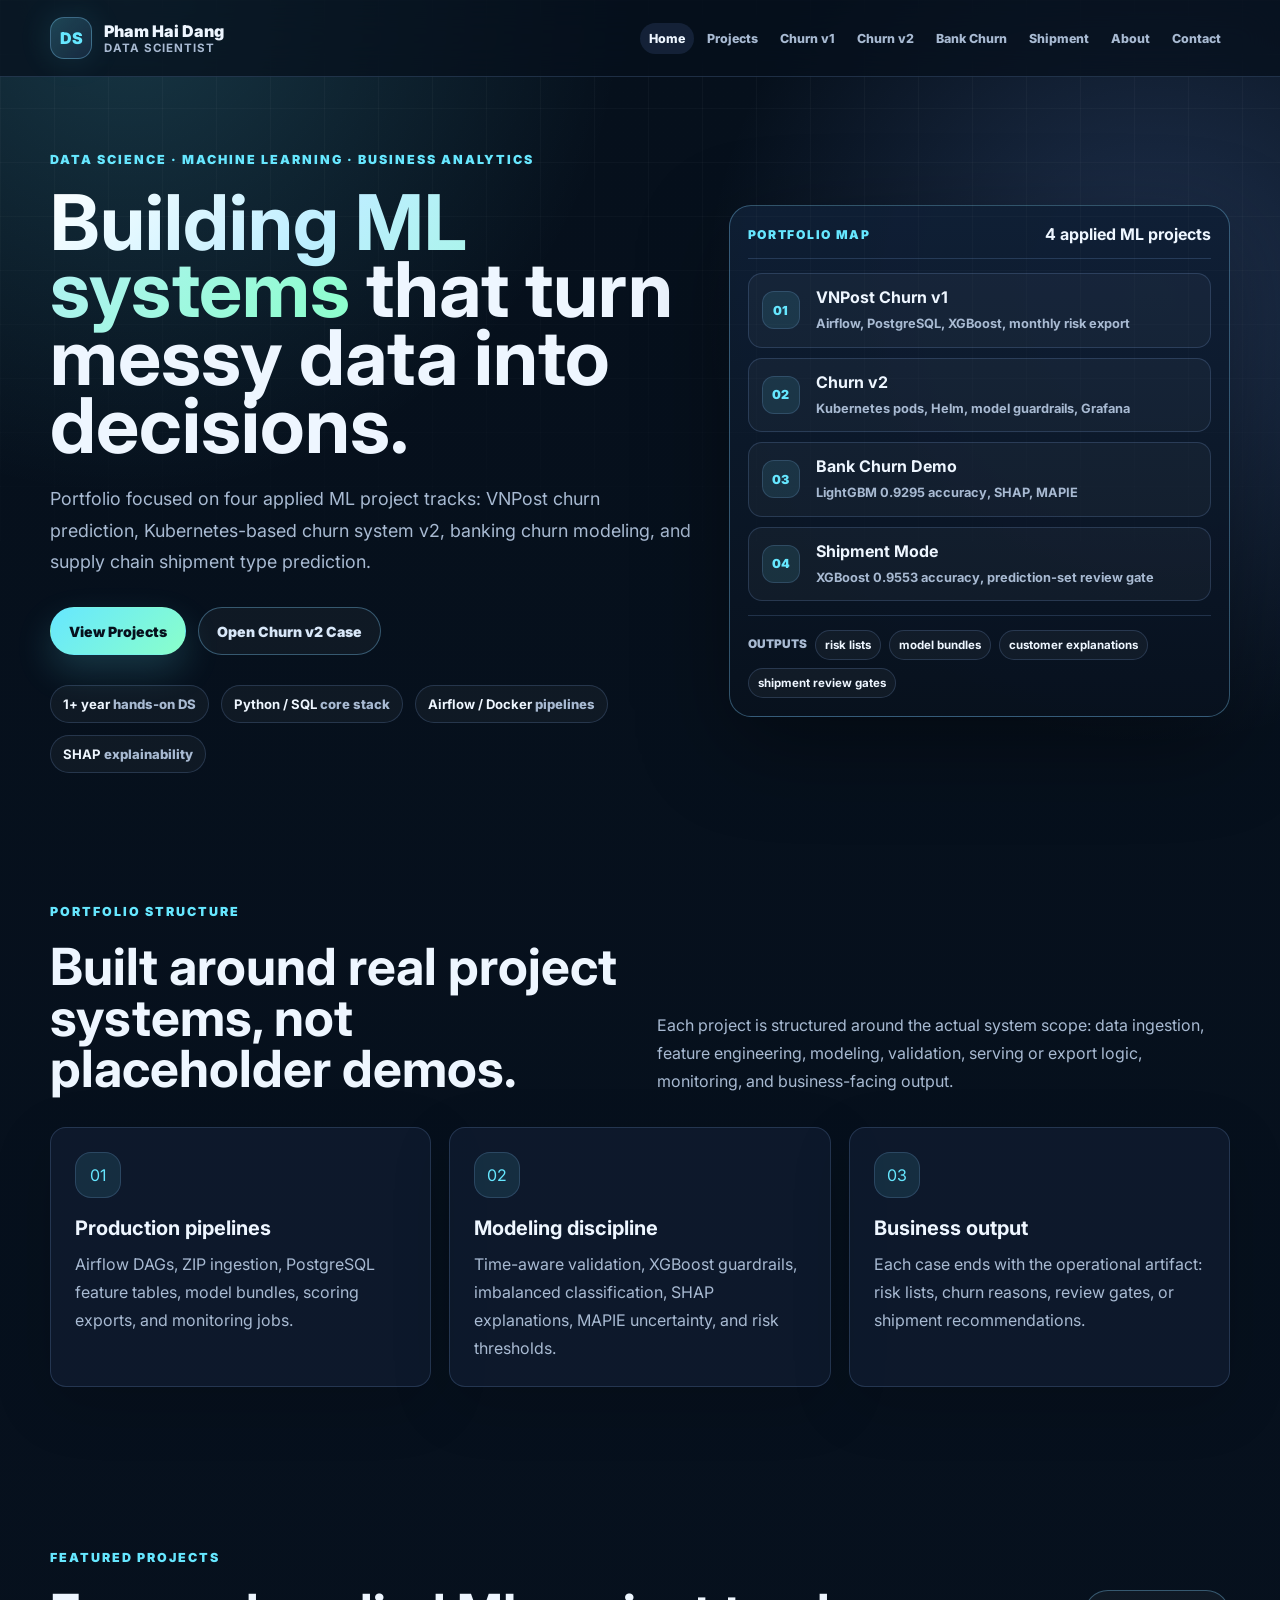
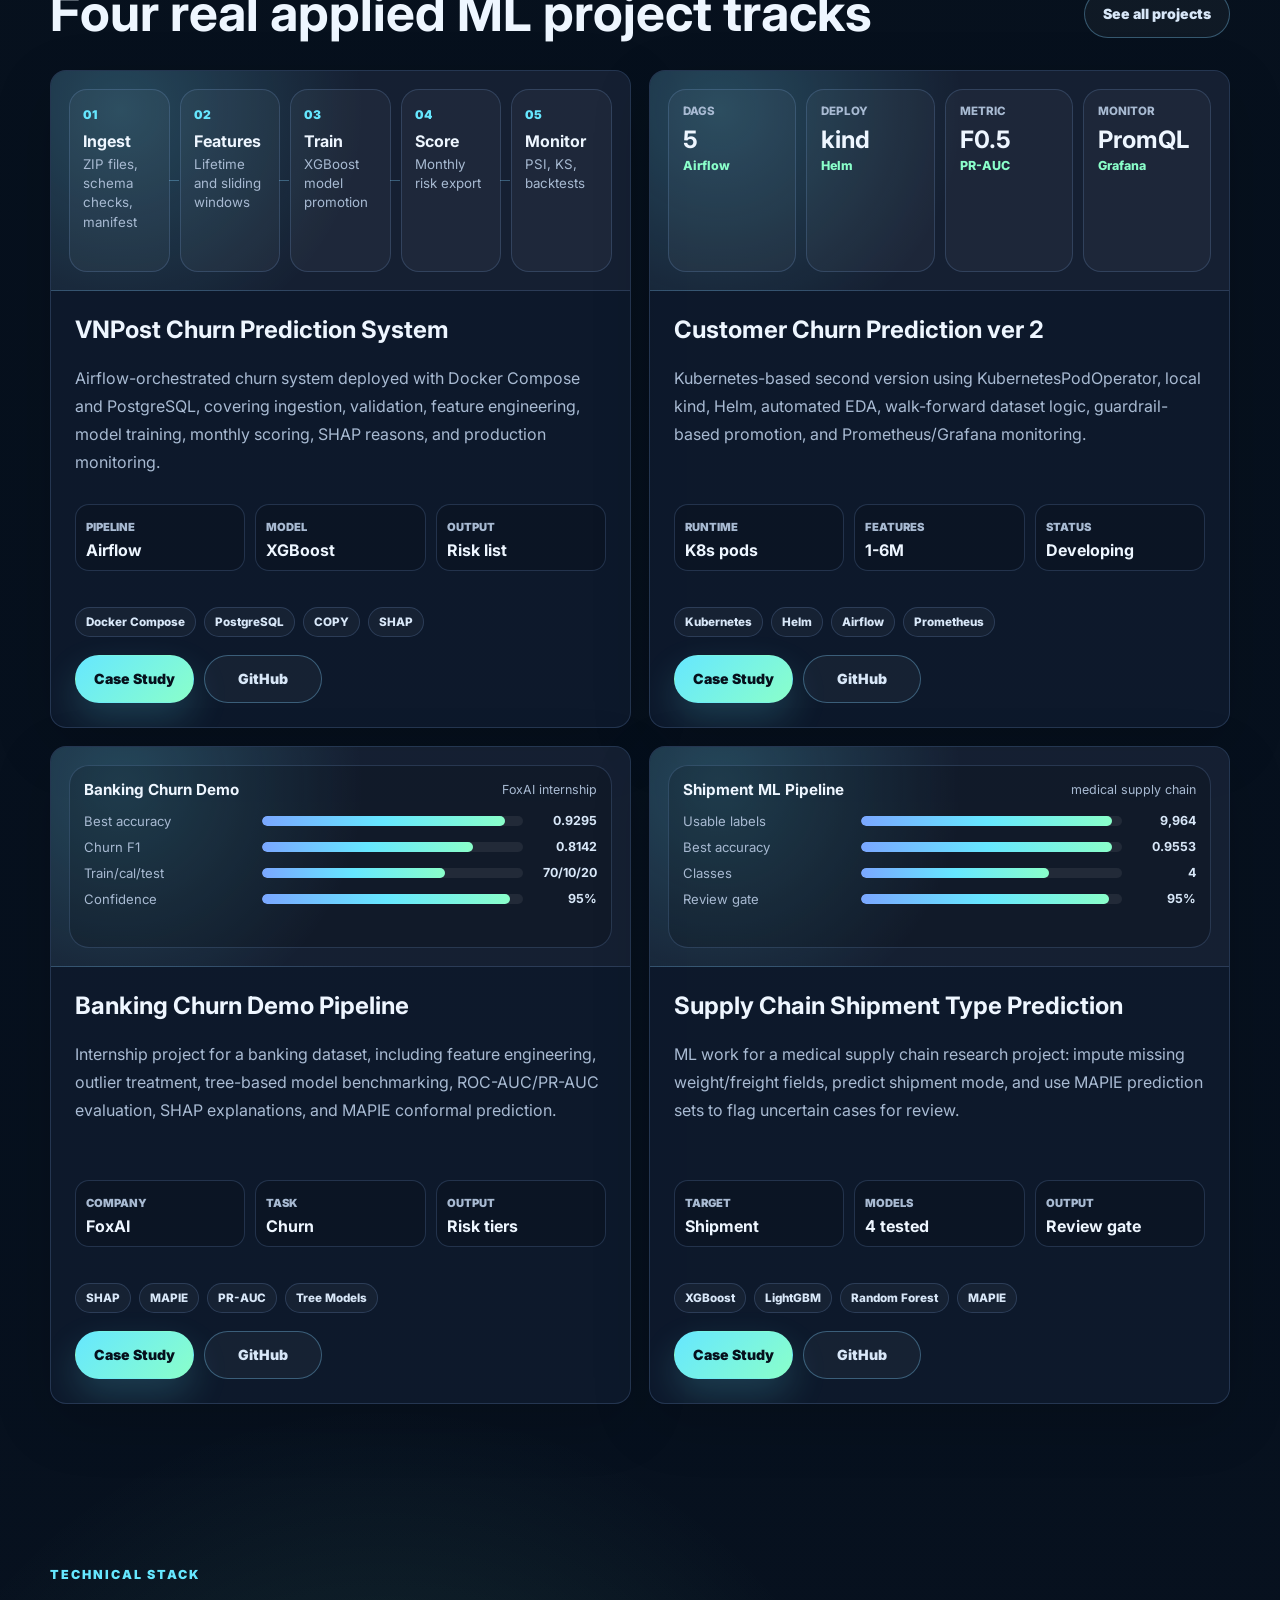
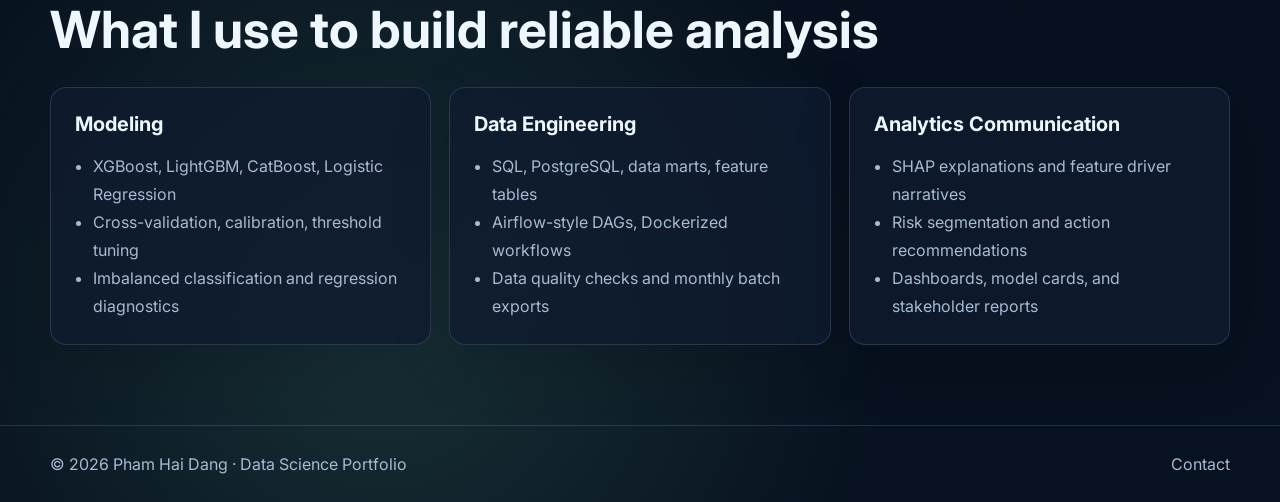
<file: index.html>
<!DOCTYPE html>
<html lang="en">
<head>
  <meta charset="UTF-8">
  <meta name="viewport" content="width=device-width, initial-scale=1.0">
  <meta name="description" content="Pham Hai Dang - Data Science portfolio with machine learning case studies, dashboards, pipelines, and model monitoring.">
  <title>Pham Hai Dang | Data Science Portfolio</title>
  <link rel="preconnect" href="https://fonts.googleapis.com">
  <link rel="preconnect" href="https://fonts.gstatic.com" crossorigin>
  <link href="https://fonts.googleapis.com/css2?family=Inter:wght@400;600;700;800;900&display=swap" rel="stylesheet">
  <link rel="stylesheet" href="styles.css">
</head>
<body>
  <header class="header">
    <div class="container navbar">
      <a class="brand" href="index.html" aria-label="Home">
        <span class="logo">DS</span>
        <span>Pham Hai Dang<small>Data Scientist</small></span>
      </a>
      <button class="nav-toggle" data-nav-toggle aria-expanded="false">Menu</button>
      <nav class="nav" data-nav>
        <a class="active" href="index.html">Home</a>
        <a href="projects.html">Projects</a>
        <a href="case-study-churn.html">Churn v1</a><a href="case-study-churn-v2.html">Churn v2</a><a href="case-study-bank-churn.html">Bank Churn</a><a href="case-study-freight.html">Shipment</a>
        <a href="about.html">About</a>
        <a href="contact.html">Contact</a>
      </nav>
    </div>
  </header>

  <main>
    <section class="container hero">
      <div class="hero-copy reveal">
        <p class="kicker">Data Science &middot; Machine Learning &middot; Business Analytics</p>
        <h1><span class="gradient-text">Building ML systems</span> that turn messy data into decisions.</h1>
        <p class="hero-text">Portfolio focused on four applied ML project tracks: VNPost churn prediction, Kubernetes-based churn system v2, banking churn modeling, and supply chain shipment type prediction.</p>
        <div class="hero-actions">
          <a class="btn btn-primary" href="projects.html">View Projects</a>
          <a class="btn btn-ghost" href="case-study-churn-v2.html">Open Churn v2 Case</a>
        </div>
        <div class="hero-meta">
          <span class="meta-pill"><strong>1+ year</strong> hands-on DS</span>
          <span class="meta-pill"><strong>Python / SQL</strong> core stack</span>
          <span class="meta-pill"><strong>Airflow / Docker</strong> pipelines</span>
          <span class="meta-pill"><strong>SHAP</strong> explainability</span>
        </div>
      </div>

      <aside class="hero-system reveal" aria-label="Portfolio project map">
        <div class="system-head">
          <span>Portfolio Map</span>
          <strong>4 applied ML projects</strong>
        </div>
        <div class="system-grid">
          <a class="system-item" href="case-study-churn.html">
            <span>01</span>
            <b>VNPost Churn v1</b>
            <em>Airflow, PostgreSQL, XGBoost, monthly risk export</em>
          </a>
          <a class="system-item" href="case-study-churn-v2.html">
            <span>02</span>
            <b>Churn v2</b>
            <em>Kubernetes pods, Helm, model guardrails, Grafana</em>
          </a>
          <a class="system-item" href="case-study-bank-churn.html">
            <span>03</span>
            <b>Bank Churn Demo</b>
            <em>LightGBM 0.9295 accuracy, SHAP, MAPIE</em>
          </a>
          <a class="system-item" href="case-study-freight.html">
            <span>04</span>
            <b>Shipment Mode</b>
            <em>XGBoost 0.9553 accuracy, prediction-set review gate</em>
          </a>
        </div>
        <div class="system-strip">
          <span>Outputs</span>
          <b>risk lists</b>
          <b>model bundles</b>
          <b>customer explanations</b>
          <b>shipment review gates</b>
        </div>
      </aside>
    </section>

    <section class="container section">
      <div class="section-top reveal">
        <div><p class="kicker">Portfolio Structure</p><h2>Built around real project systems, not placeholder demos.</h2></div>
        <p>Each project is structured around the actual system scope: data ingestion, feature engineering, modeling, validation, serving or export logic, monitoring, and business-facing output.</p>
      </div>
      <div class="grid-3">
        <article class="card reveal"><div class="card-icon">01</div><h3>Production pipelines</h3><p>Airflow DAGs, ZIP ingestion, PostgreSQL feature tables, model bundles, scoring exports, and monitoring jobs.</p></article>
        <article class="card reveal"><div class="card-icon">02</div><h3>Modeling discipline</h3><p>Time-aware validation, XGBoost guardrails, imbalanced classification, SHAP explanations, MAPIE uncertainty, and risk thresholds.</p></article>
        <article class="card reveal"><div class="card-icon">03</div><h3>Business output</h3><p>Each case ends with the operational artifact: risk lists, churn reasons, review gates, or shipment recommendations.</p></article>
      </div>
    </section>

    <section class="container section">
      <div class="section-top reveal">
        <div><p class="kicker">Featured Projects</p><h2>Four real applied ML project tracks</h2></div>
        <a class="btn btn-ghost" href="projects.html">See all projects</a>
      </div>
      <div class="grid-2">
        <article class="card project-card reveal">
          <div class="project-visual">
            <div class="pipeline">
              <div class="pipeline-step"><span>01</span><b>Ingest</b><small>ZIP files, schema checks, manifest</small></div>
              <div class="pipeline-step"><span>02</span><b>Features</b><small>Lifetime and sliding windows</small></div>
              <div class="pipeline-step"><span>03</span><b>Train</b><small>XGBoost model promotion</small></div>
              <div class="pipeline-step"><span>04</span><b>Score</b><small>Monthly risk export</small></div>
              <div class="pipeline-step"><span>05</span><b>Monitor</b><small>PSI, KS, backtests</small></div>
            </div>
          </div>
          <div class="project-copy">
            <h3>VNPost Churn Prediction System</h3>
            <p>Airflow-orchestrated churn system deployed with Docker Compose and PostgreSQL, covering ingestion, validation, feature engineering, model training, monthly scoring, SHAP reasons, and production monitoring.</p>
            <div class="metrics"><div class="metric"><span>Pipeline</span><b>Airflow</b></div><div class="metric"><span>Model</span><b>XGBoost</b></div><div class="metric"><span>Output</span><b>Risk list</b></div></div>
            <div class="tag-row"><span class="tag">Docker Compose</span><span class="tag">PostgreSQL</span><span class="tag">COPY</span><span class="tag">SHAP</span></div>
            <div class="project-actions">
              <a class="btn btn-primary" href="case-study-churn.html">Case Study</a>
              <a class="btn btn-ghost" href="https://github.com/dangssss/Churn_Prediction_ver_1" target="_blank" rel="noreferrer">GitHub</a>
            </div>
          </div>
        </article>

        <article class="card project-card reveal">
          <div class="project-visual">
            <div class="stat-grid">
              <div class="stat"><span>DAGs</span><b>5</b><em>Airflow</em></div>
              <div class="stat"><span>Deploy</span><b>kind</b><em>Helm</em></div>
              <div class="stat"><span>Metric</span><b>F0.5</b><em>PR-AUC</em></div>
              <div class="stat"><span>Monitor</span><b>PromQL</b><em>Grafana</em></div>
            </div>
          </div>
          <div class="project-copy">
            <h3>Customer Churn Prediction ver 2</h3>
            <p>Kubernetes-based second version using KubernetesPodOperator, local kind, Helm, automated EDA, walk-forward dataset logic, guardrail-based promotion, and Prometheus/Grafana monitoring.</p>
            <div class="metrics"><div class="metric"><span>Runtime</span><b>K8s pods</b></div><div class="metric"><span>Features</span><b>1-6M</b></div><div class="metric"><span>Status</span><b>Developing</b></div></div>
            <div class="tag-row"><span class="tag">Kubernetes</span><span class="tag">Helm</span><span class="tag">Airflow</span><span class="tag">Prometheus</span></div>
            <div class="project-actions">
              <a class="btn btn-primary" href="case-study-churn-v2.html">Case Study</a>
              <a class="btn btn-ghost" href="https://github.com/dangssss/Churn_Prediction_ver_2" target="_blank" rel="noreferrer">GitHub</a>
            </div>
          </div>
        </article>

        <article class="card project-card reveal">
          <div class="project-visual">
            <div class="chart-card">
              <div class="chart-head"><strong>Banking Churn Demo</strong><span>FoxAI internship</span></div>
              <div class="bar-row"><span>Best accuracy</span><div class="bar"><i style="--w:93%"></i></div><b>0.9295</b></div>
              <div class="bar-row"><span>Churn F1</span><div class="bar"><i style="--w:81%"></i></div><b>0.8142</b></div>
              <div class="bar-row"><span>Train/cal/test</span><div class="bar"><i style="--w:70%"></i></div><b>70/10/20</b></div>
              <div class="bar-row"><span>Confidence</span><div class="bar"><i style="--w:95%"></i></div><b>95%</b></div>
            </div>
          </div>
          <div class="project-copy">
            <h3>Banking Churn Demo Pipeline</h3>
            <p>Internship project for a banking dataset, including feature engineering, outlier treatment, tree-based model benchmarking, ROC-AUC/PR-AUC evaluation, SHAP explanations, and MAPIE conformal prediction.</p>
            <div class="metrics"><div class="metric"><span>Company</span><b>FoxAI</b></div><div class="metric"><span>Task</span><b>Churn</b></div><div class="metric"><span>Output</span><b>Risk tiers</b></div></div>
            <div class="tag-row"><span class="tag">SHAP</span><span class="tag">MAPIE</span><span class="tag">PR-AUC</span><span class="tag">Tree Models</span></div>
            <div class="project-actions">
              <a class="btn btn-primary" href="case-study-bank-churn.html">Case Study</a>
              <a class="btn btn-ghost" href="https://github.com/dangssss/LaoVietBank_Churn_Clf_Demo" target="_blank" rel="noreferrer">GitHub</a>
            </div>
          </div>
        </article>

        <article class="card project-card reveal">
          <div class="project-visual">
            <div class="chart-card">
              <div class="chart-head"><strong>Shipment ML Pipeline</strong><span>medical supply chain</span></div>
              <div class="bar-row"><span>Usable labels</span><div class="bar"><i style="--w:96%"></i></div><b>9,964</b></div>
              <div class="bar-row"><span>Best accuracy</span><div class="bar"><i style="--w:96%"></i></div><b>0.9553</b></div>
              <div class="bar-row"><span>Classes</span><div class="bar"><i style="--w:72%"></i></div><b>4</b></div>
              <div class="bar-row"><span>Review gate</span><div class="bar"><i style="--w:95%"></i></div><b>95%</b></div>
            </div>
          </div>
          <div class="project-copy">
            <h3>Supply Chain Shipment Type Prediction</h3>
            <p>ML work for a medical supply chain research project: impute missing weight/freight fields, predict shipment mode, and use MAPIE prediction sets to flag uncertain cases for review.</p>
            <div class="metrics"><div class="metric"><span>Target</span><b>Shipment</b></div><div class="metric"><span>Models</span><b>4 tested</b></div><div class="metric"><span>Output</span><b>Review gate</b></div></div>
            <div class="tag-row"><span class="tag">XGBoost</span><span class="tag">LightGBM</span><span class="tag">Random Forest</span><span class="tag">MAPIE</span></div>
            <div class="project-actions">
              <a class="btn btn-primary" href="case-study-freight.html">Case Study</a>
              <a class="btn btn-ghost" href="https://github.com/dangssss/Supply-Chain-Shipment-Type-Prediction" target="_blank" rel="noreferrer">GitHub</a>
            </div>
          </div>
        </article>
      </div>
    </section>

    <section class="container section">
      <div class="section-top reveal">
        <div><p class="kicker">Technical Stack</p><h2>What I use to build reliable analysis</h2></div>
      </div>
      <div class="grid-3">
        <article class="card reveal"><h3>Modeling</h3><ul><li>XGBoost, LightGBM, CatBoost, Logistic Regression</li><li>Cross-validation, calibration, threshold tuning</li><li>Imbalanced classification and regression diagnostics</li></ul></article>
        <article class="card reveal"><h3>Data Engineering</h3><ul><li>SQL, PostgreSQL, data marts, feature tables</li><li>Airflow-style DAGs, Dockerized workflows</li><li>Data quality checks and monthly batch exports</li></ul></article>
        <article class="card reveal"><h3>Analytics Communication</h3><ul><li>SHAP explanations and feature driver narratives</li><li>Risk segmentation and action recommendations</li><li>Dashboards, model cards, and stakeholder reports</li></ul></article>
      </div>
    </section>
  </main>

  <footer class="footer"><div class="container"><span>&copy; <span data-year></span> Pham Hai Dang &middot; Data Science Portfolio</span><a href="contact.html">Contact</a></div></footer>
  <script src="script.js"></script>
</body>
</html>
</file>
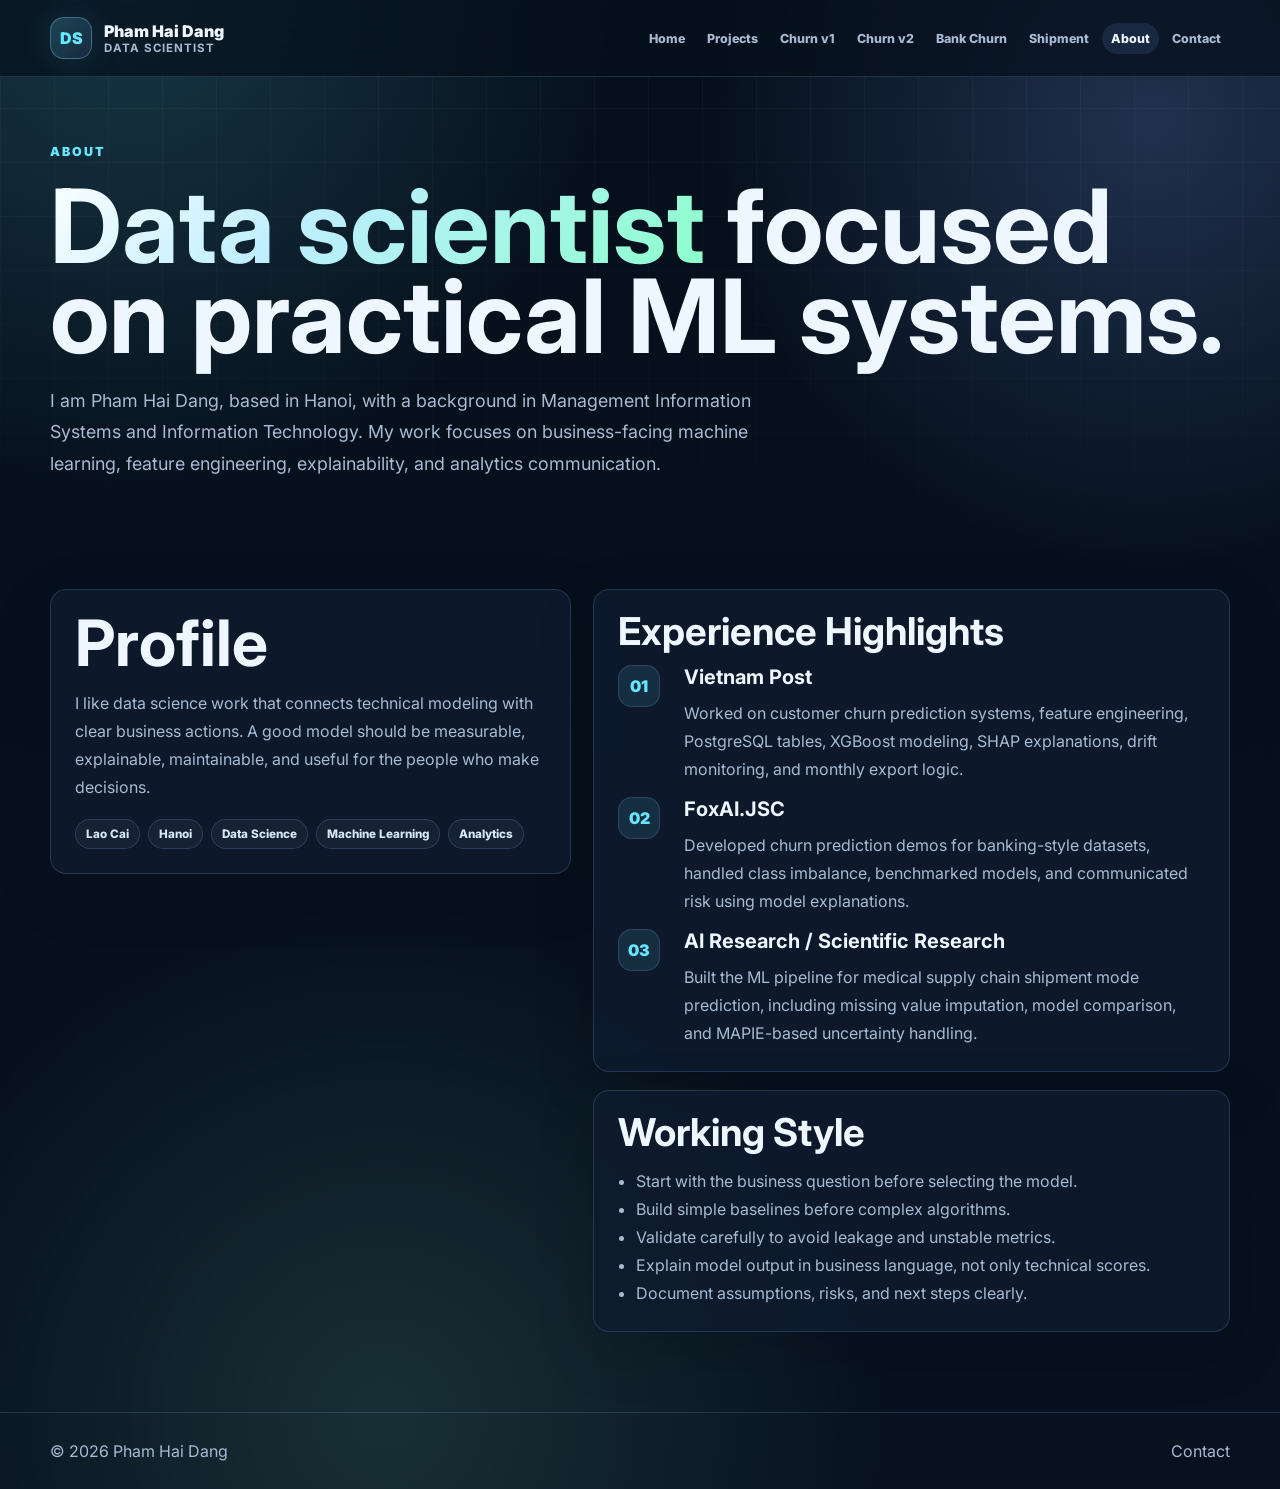
<file: about.html>
<!DOCTYPE html>
<html lang="en">
<head><meta charset="UTF-8"><meta name="viewport" content="width=device-width, initial-scale=1.0"><meta name="description" content="About Pham Hai Dang data scientist."><title>About | Pham Hai Dang</title><link rel="preconnect" href="https://fonts.googleapis.com"><link rel="preconnect" href="https://fonts.gstatic.com" crossorigin><link href="https://fonts.googleapis.com/css2?family=Inter:wght@400;600;700;800;900&display=swap" rel="stylesheet"><link rel="stylesheet" href="styles.css"></head>
<body><header class="header"><div class="container navbar"><a class="brand" href="index.html"><span class="logo">DS</span><span>Pham Hai Dang<small>Data Scientist</small></span></a><button class="nav-toggle" data-nav-toggle aria-expanded="false">Menu</button><nav class="nav" data-nav><a href="index.html">Home</a><a href="projects.html">Projects</a><a href="case-study-churn.html">Churn v1</a><a href="case-study-churn-v2.html">Churn v2</a><a href="case-study-bank-churn.html">Bank Churn</a><a href="case-study-freight.html">Shipment</a><a class="active" href="about.html">About</a><a href="contact.html">Contact</a></nav></div></header>
<main>
<section class="container case-hero reveal"><p class="kicker">About</p><h1><span class="gradient-text">Data scientist</span> focused on practical ML systems.</h1><p class="hero-text">I am Pham Hai Dang, based in Hanoi, with a background in Management Information Systems and Information Technology. My work focuses on business-facing machine learning, feature engineering, explainability, and analytics communication.</p></section>
<section class="container section about-split">
  <article class="card reveal"><h2>Profile</h2><p style="margin-top:16px">I like data science work that connects technical modeling with clear business actions. A good model should be measurable, explainable, maintainable, and useful for the people who make decisions.</p><div class="tag-row"><span class="tag">Lao Cai</span><span class="tag">Hanoi</span><span class="tag">Data Science</span><span class="tag">Machine Learning</span><span class="tag">Analytics</span></div></article>
  <div class="case-body">
    <article class="card reveal"><h2>Experience Highlights</h2><div class="timeline" style="margin-top:16px"><div class="timeline-item"><div class="timeline-num">01</div><div><h3>Vietnam Post</h3><p>Worked on customer churn prediction systems, feature engineering, PostgreSQL tables, XGBoost modeling, SHAP explanations, drift monitoring, and monthly export logic.</p></div></div><div class="timeline-item"><div class="timeline-num">02</div><div><h3>FoxAI.JSC</h3><p>Developed churn prediction demos for banking-style datasets, handled class imbalance, benchmarked models, and communicated risk using model explanations.</p></div></div><div class="timeline-item"><div class="timeline-num">03</div><div><h3>AI Research / Scientific Research</h3><p>Built the ML pipeline for medical supply chain shipment mode prediction, including missing value imputation, model comparison, and MAPIE-based uncertainty handling.</p></div></div></div></article>
    <article class="card reveal"><h2>Working Style</h2><ul><li>Start with the business question before selecting the model.</li><li>Build simple baselines before complex algorithms.</li><li>Validate carefully to avoid leakage and unstable metrics.</li><li>Explain model output in business language, not only technical scores.</li><li>Document assumptions, risks, and next steps clearly.</li></ul></article>
  </div>
</section>
</main><footer class="footer"><div class="container"><span>© <span data-year></span> Pham Hai Dang</span><a href="contact.html">Contact</a></div></footer><script src="script.js"></script></body></html>
</file>
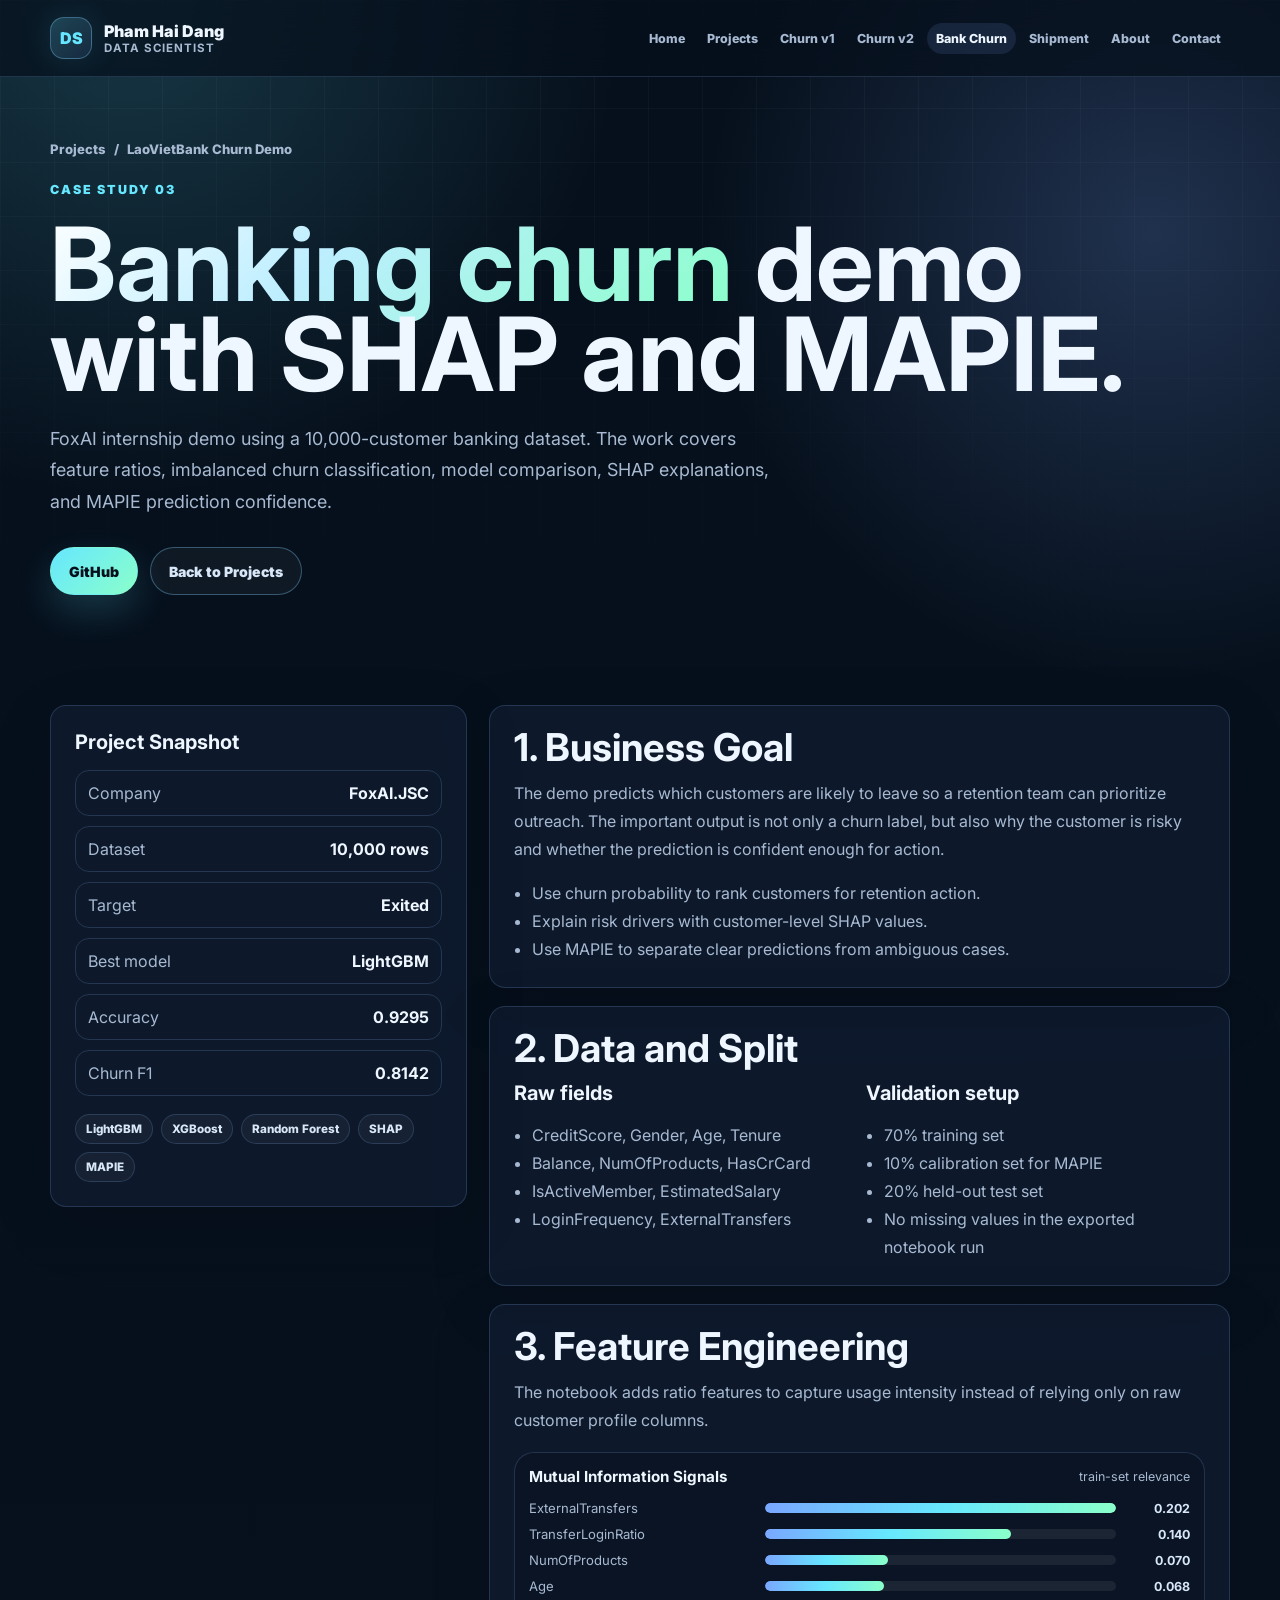
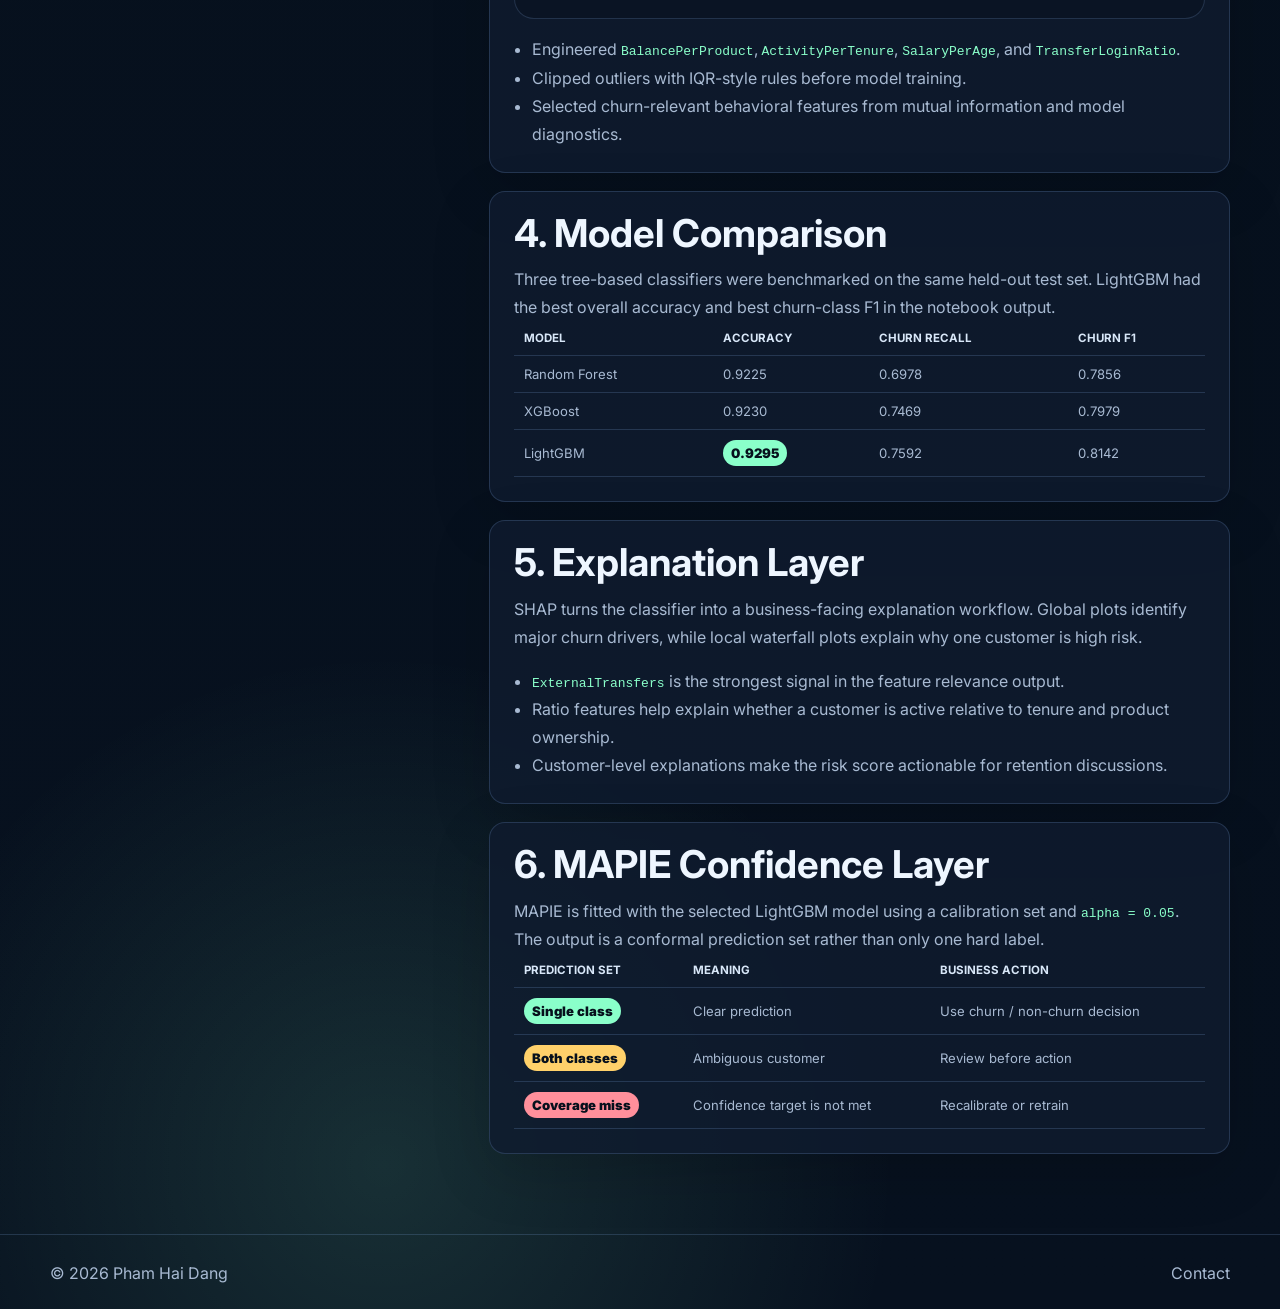
<file: case-study-bank-churn.html>
<!DOCTYPE html>
<html lang="en">
<head>
  <meta charset="UTF-8">
  <meta name="viewport" content="width=device-width, initial-scale=1.0">
  <meta name="description" content="LaoVietBank churn classification demo case study.">
  <title>Banking Churn Demo Case Study | Pham Hai Dang</title>
  <link rel="preconnect" href="https://fonts.googleapis.com">
  <link rel="preconnect" href="https://fonts.gstatic.com" crossorigin>
  <link href="https://fonts.googleapis.com/css2?family=Inter:wght@400;600;700;800;900&display=swap" rel="stylesheet">
  <link rel="stylesheet" href="styles.css">
</head>
<body>
<header class="header"><div class="container navbar"><a class="brand" href="index.html"><span class="logo">DS</span><span>Pham Hai Dang<small>Data Scientist</small></span></a><button class="nav-toggle" data-nav-toggle aria-expanded="false">Menu</button><nav class="nav" data-nav><a href="index.html">Home</a><a href="projects.html">Projects</a><a href="case-study-churn.html">Churn v1</a><a href="case-study-churn-v2.html">Churn v2</a><a class="active" href="case-study-bank-churn.html">Bank Churn</a><a href="case-study-freight.html">Shipment</a><a href="about.html">About</a><a href="contact.html">Contact</a></nav></div></header>

<main>
  <section class="container case-hero reveal">
    <div class="breadcrumbs"><a href="projects.html">Projects</a><span>/</span><span>LaoVietBank Churn Demo</span></div>
    <p class="kicker">Case Study 03</p>
    <h1><span class="gradient-text">Banking churn</span> demo with SHAP and MAPIE.</h1>
    <p class="hero-text">FoxAI internship demo using a 10,000-customer banking dataset. The work covers feature ratios, imbalanced churn classification, model comparison, SHAP explanations, and MAPIE prediction confidence.</p>
    <div class="hero-actions"><a class="btn btn-primary" href="https://github.com/dangssss/LaoVietBank_Churn_Clf_Demo" target="_blank" rel="noreferrer">GitHub</a><a class="btn btn-ghost" href="projects.html">Back to Projects</a></div>
  </section>

  <section class="container section case-layout">
    <aside class="card side-panel reveal">
      <h3>Project Snapshot</h3>
      <div class="kpi-list" style="margin-top:16px">
        <div class="kpi"><span>Company</span><b>FoxAI.JSC</b></div>
        <div class="kpi"><span>Dataset</span><b>10,000 rows</b></div>
        <div class="kpi"><span>Target</span><b>Exited</b></div>
        <div class="kpi"><span>Best model</span><b>LightGBM</b></div>
        <div class="kpi"><span>Accuracy</span><b>0.9295</b></div>
        <div class="kpi"><span>Churn F1</span><b>0.8142</b></div>
      </div>
      <div class="tag-row"><span class="tag">LightGBM</span><span class="tag">XGBoost</span><span class="tag">Random Forest</span><span class="tag">SHAP</span><span class="tag">MAPIE</span></div>
    </aside>

    <div class="case-body">
      <article class="card reveal">
        <h2>1. Business Goal</h2>
        <p>The demo predicts which customers are likely to leave so a retention team can prioritize outreach. The important output is not only a churn label, but also why the customer is risky and whether the prediction is confident enough for action.</p>
        <ul>
          <li>Use churn probability to rank customers for retention action.</li>
          <li>Explain risk drivers with customer-level SHAP values.</li>
          <li>Use MAPIE to separate clear predictions from ambiguous cases.</li>
        </ul>
      </article>

      <article class="card reveal">
        <h2>2. Data and Split</h2>
        <div class="two-col">
          <div>
            <h3>Raw fields</h3>
            <ul><li>CreditScore, Gender, Age, Tenure</li><li>Balance, NumOfProducts, HasCrCard</li><li>IsActiveMember, EstimatedSalary</li><li>LoginFrequency, ExternalTransfers</li></ul>
          </div>
          <div>
            <h3>Validation setup</h3>
            <ul><li>70% training set</li><li>10% calibration set for MAPIE</li><li>20% held-out test set</li><li>No missing values in the exported notebook run</li></ul>
          </div>
        </div>
      </article>

      <article class="card reveal">
        <h2>3. Feature Engineering</h2>
        <p>The notebook adds ratio features to capture usage intensity instead of relying only on raw customer profile columns.</p>
        <div class="chart-card" style="margin-top:18px">
          <div class="chart-head"><strong>Mutual Information Signals</strong><span>train-set relevance</span></div>
          <div class="bar-row"><span>ExternalTransfers</span><div class="bar"><i style="--w:100%"></i></div><b>0.202</b></div>
          <div class="bar-row"><span>TransferLoginRatio</span><div class="bar"><i style="--w:70%"></i></div><b>0.140</b></div>
          <div class="bar-row"><span>NumOfProducts</span><div class="bar"><i style="--w:35%"></i></div><b>0.070</b></div>
          <div class="bar-row"><span>Age</span><div class="bar"><i style="--w:34%"></i></div><b>0.068</b></div>
        </div>
        <ul>
          <li>Engineered <code>BalancePerProduct</code>, <code>ActivityPerTenure</code>, <code>SalaryPerAge</code>, and <code>TransferLoginRatio</code>.</li>
          <li>Clipped outliers with IQR-style rules before model training.</li>
          <li>Selected churn-relevant behavioral features from mutual information and model diagnostics.</li>
        </ul>
      </article>

      <article class="card reveal">
        <h2>4. Model Comparison</h2>
        <p>Three tree-based classifiers were benchmarked on the same held-out test set. LightGBM had the best overall accuracy and best churn-class F1 in the notebook output.</p>
        <table class="mock-table">
          <tr><th>Model</th><th>Accuracy</th><th>Churn recall</th><th>Churn F1</th></tr>
          <tr><td>Random Forest</td><td>0.9225</td><td>0.6978</td><td>0.7856</td></tr>
          <tr><td>XGBoost</td><td>0.9230</td><td>0.7469</td><td>0.7979</td></tr>
          <tr><td>LightGBM</td><td><span class="score low">0.9295</span></td><td>0.7592</td><td>0.8142</td></tr>
        </table>
      </article>

      <article class="card reveal">
        <h2>5. Explanation Layer</h2>
        <p>SHAP turns the classifier into a business-facing explanation workflow. Global plots identify major churn drivers, while local waterfall plots explain why one customer is high risk.</p>
        <ul>
          <li><code>ExternalTransfers</code> is the strongest signal in the feature relevance output.</li>
          <li>Ratio features help explain whether a customer is active relative to tenure and product ownership.</li>
          <li>Customer-level explanations make the risk score actionable for retention discussions.</li>
        </ul>
      </article>

      <article class="card reveal">
        <h2>6. MAPIE Confidence Layer</h2>
        <p>MAPIE is fitted with the selected LightGBM model using a calibration set and <code>alpha = 0.05</code>. The output is a conformal prediction set rather than only one hard label.</p>
        <table class="mock-table">
          <tr><th>Prediction set</th><th>Meaning</th><th>Business action</th></tr>
          <tr><td><span class="score low">Single class</span></td><td>Clear prediction</td><td>Use churn / non-churn decision</td></tr>
          <tr><td><span class="score mid">Both classes</span></td><td>Ambiguous customer</td><td>Review before action</td></tr>
          <tr><td><span class="score high">Coverage miss</span></td><td>Confidence target is not met</td><td>Recalibrate or retrain</td></tr>
        </table>
      </article>
    </div>
  </section>
</main>
<footer class="footer"><div class="container"><span>&copy; <span data-year></span> Pham Hai Dang</span><a href="contact.html">Contact</a></div></footer><script src="script.js"></script>
</body>
</html>
</file>
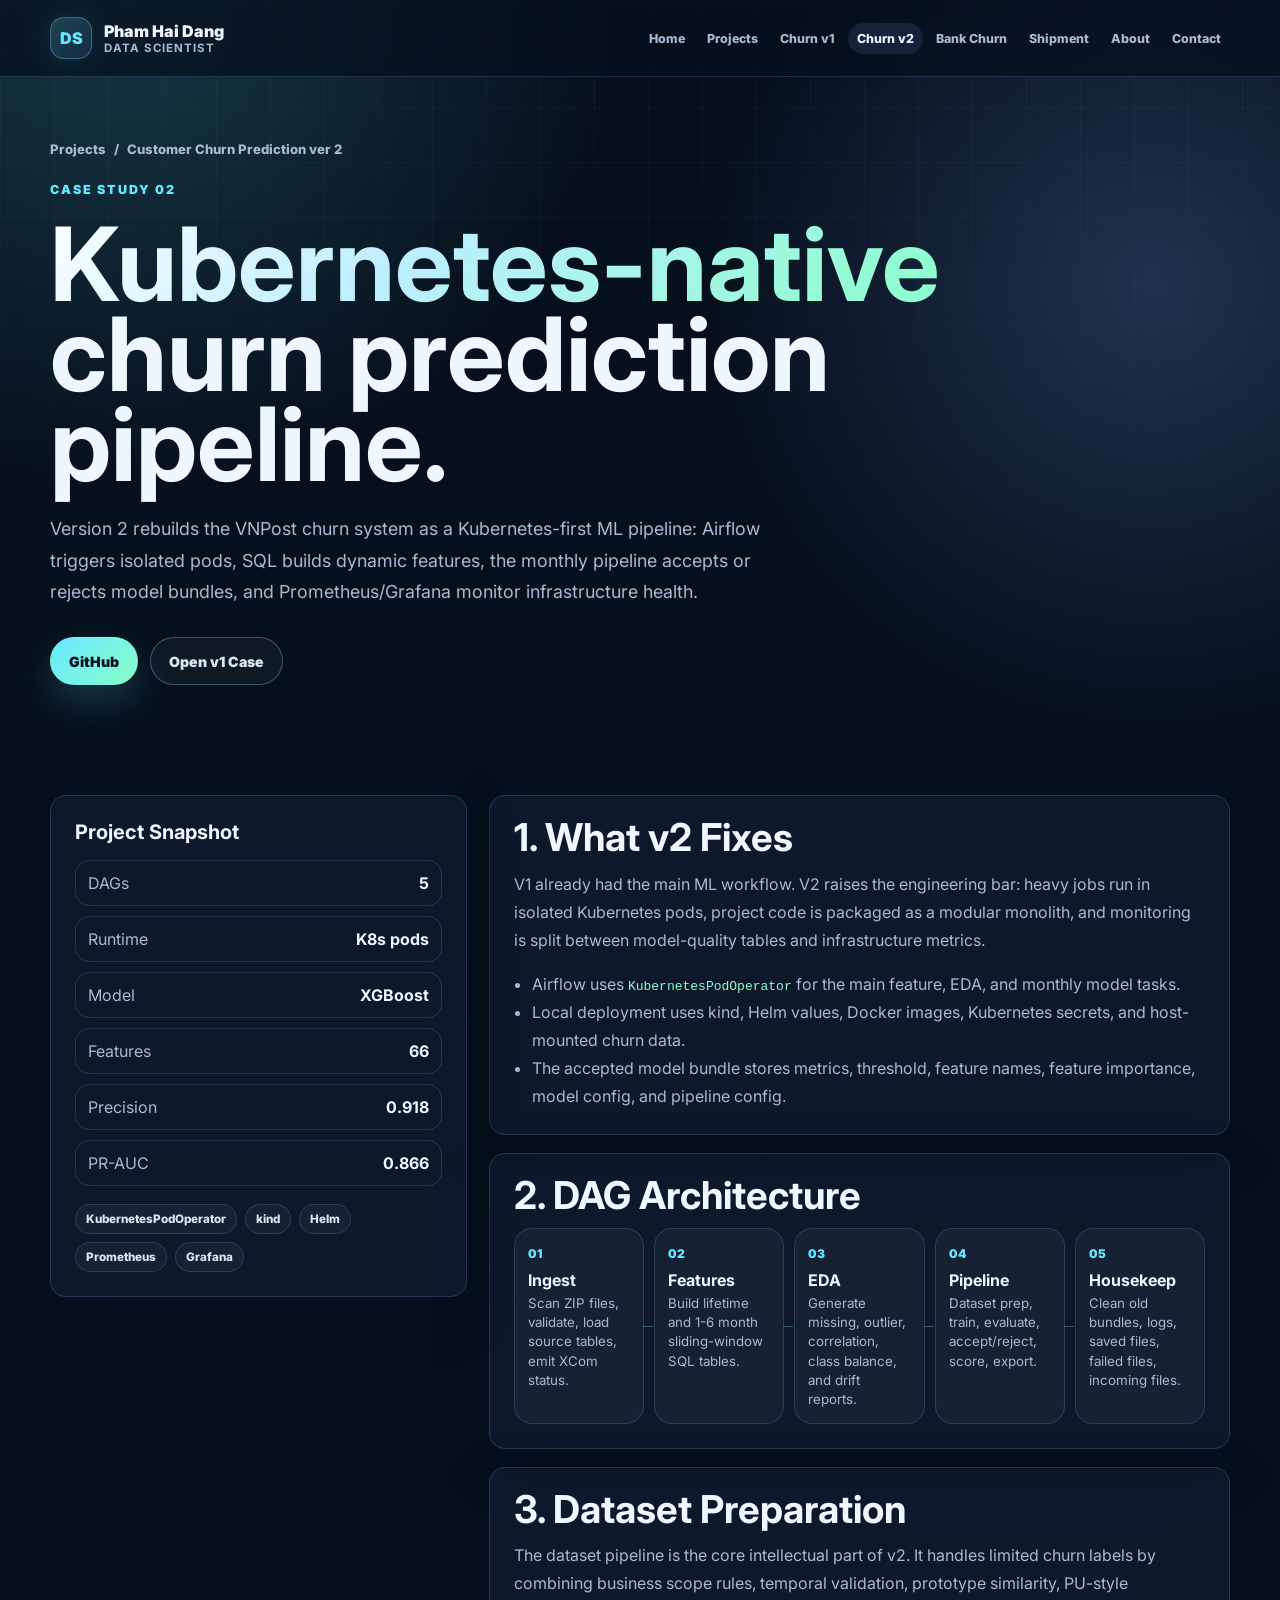
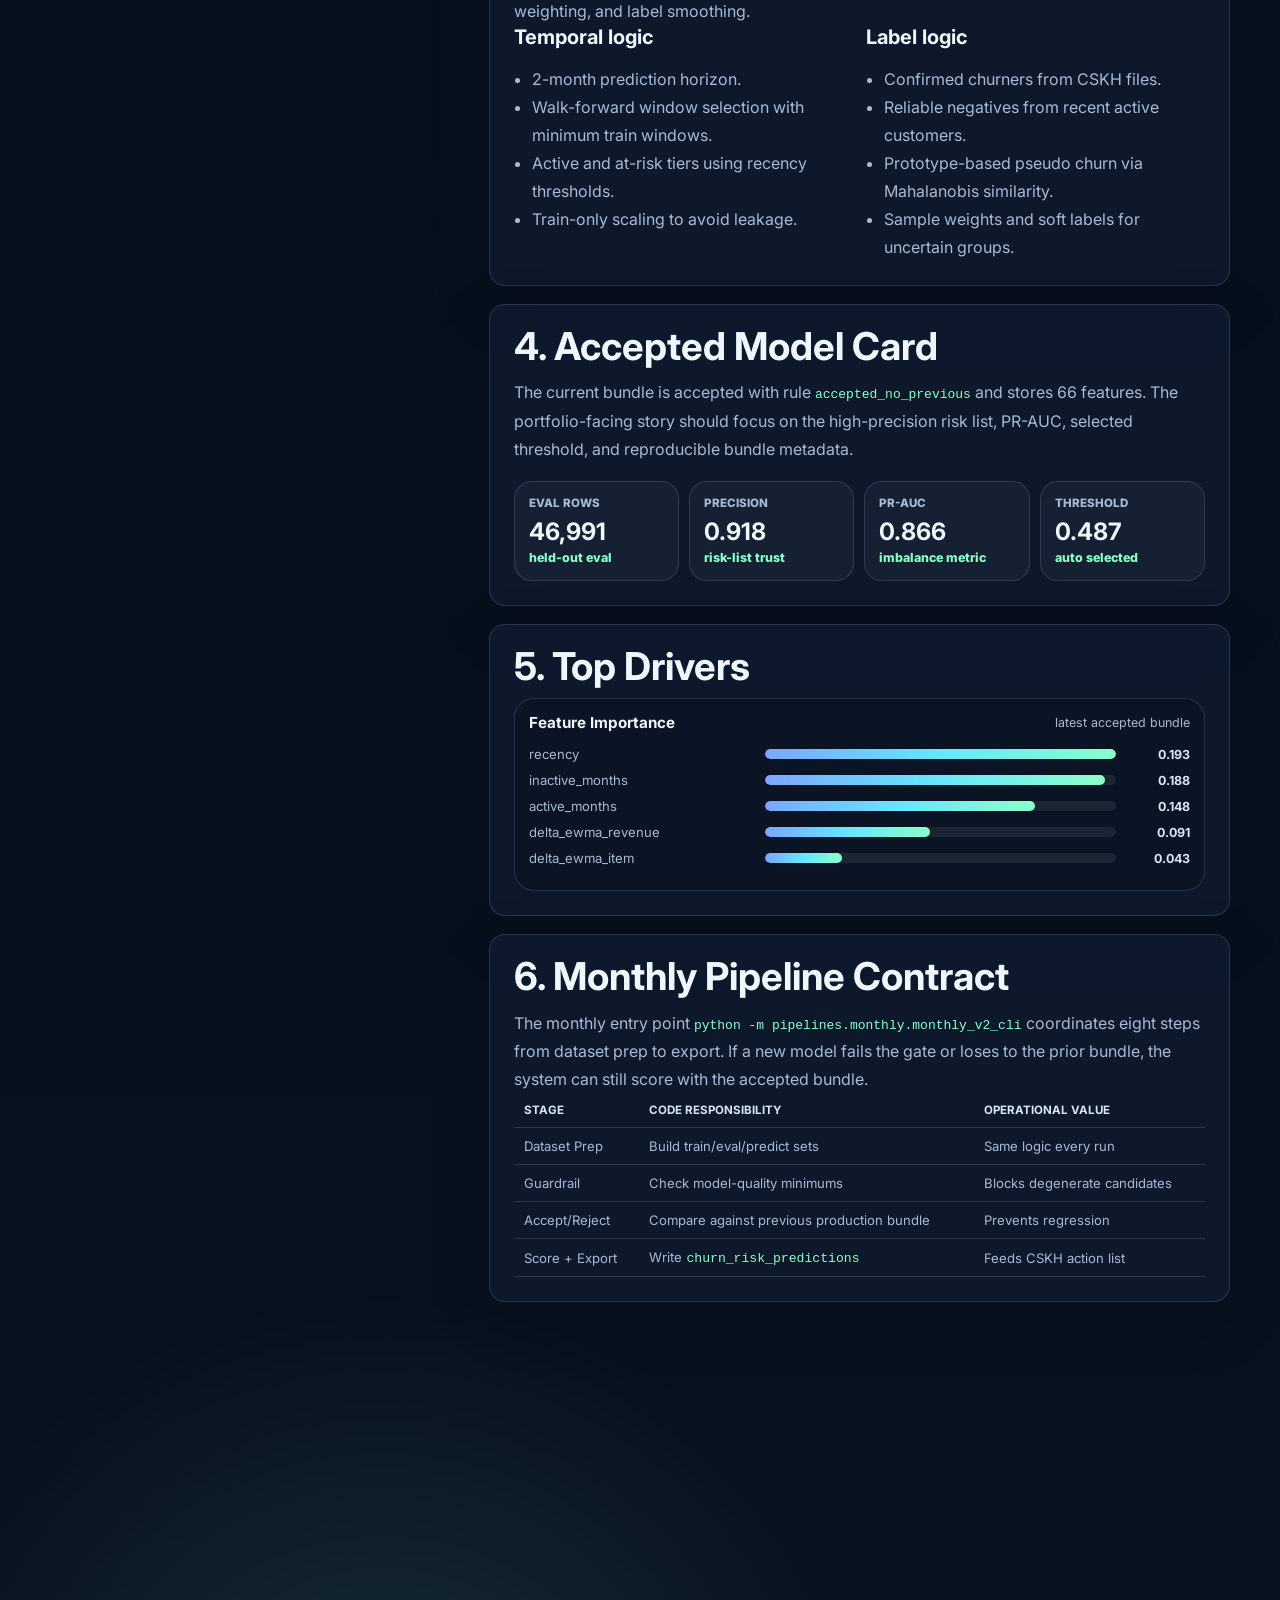
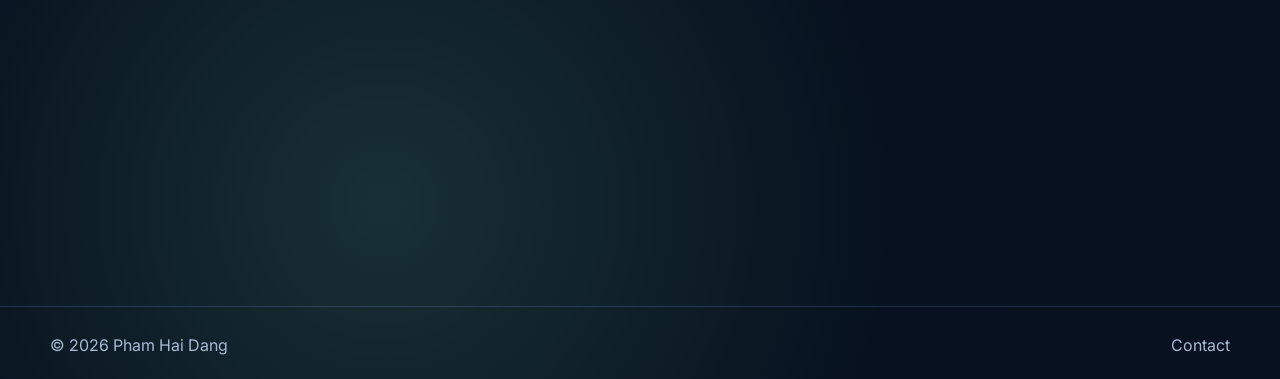
<file: case-study-churn-v2.html>
<!DOCTYPE html>
<html lang="en">
<head>
  <meta charset="UTF-8">
  <meta name="viewport" content="width=device-width, initial-scale=1.0">
  <meta name="description" content="Customer Churn Prediction version 2 Kubernetes case study.">
  <title>Churn Prediction v2 Case Study | Pham Hai Dang</title>
  <link rel="preconnect" href="https://fonts.googleapis.com">
  <link rel="preconnect" href="https://fonts.gstatic.com" crossorigin>
  <link href="https://fonts.googleapis.com/css2?family=Inter:wght@400;600;700;800;900&display=swap" rel="stylesheet">
  <link rel="stylesheet" href="styles.css">
</head>
<body>
<header class="header"><div class="container navbar"><a class="brand" href="index.html"><span class="logo">DS</span><span>Pham Hai Dang<small>Data Scientist</small></span></a><button class="nav-toggle" data-nav-toggle aria-expanded="false">Menu</button><nav class="nav" data-nav><a href="index.html">Home</a><a href="projects.html">Projects</a><a href="case-study-churn.html">Churn v1</a><a class="active" href="case-study-churn-v2.html">Churn v2</a><a href="case-study-bank-churn.html">Bank Churn</a><a href="case-study-freight.html">Shipment</a><a href="about.html">About</a><a href="contact.html">Contact</a></nav></div></header>

<main>
  <section class="container case-hero reveal">
    <div class="breadcrumbs"><a href="projects.html">Projects</a><span>/</span><span>Customer Churn Prediction ver 2</span></div>
    <p class="kicker">Case Study 02</p>
    <h1><span class="gradient-text">Kubernetes-native</span> churn prediction pipeline.</h1>
    <p class="hero-text">Version 2 rebuilds the VNPost churn system as a Kubernetes-first ML pipeline: Airflow triggers isolated pods, SQL builds dynamic features, the monthly pipeline accepts or rejects model bundles, and Prometheus/Grafana monitor infrastructure health.</p>
    <div class="hero-actions"><a class="btn btn-primary" href="https://github.com/dangssss/Churn_Prediction_ver_2" target="_blank" rel="noreferrer">GitHub</a><a class="btn btn-ghost" href="case-study-churn.html">Open v1 Case</a></div>
  </section>

  <section class="container section case-layout">
    <aside class="card side-panel reveal">
      <h3>Project Snapshot</h3>
      <div class="kpi-list" style="margin-top:16px">
        <div class="kpi"><span>DAGs</span><b>5</b></div>
        <div class="kpi"><span>Runtime</span><b>K8s pods</b></div>
        <div class="kpi"><span>Model</span><b>XGBoost</b></div>
        <div class="kpi"><span>Features</span><b>66</b></div>
        <div class="kpi"><span>Precision</span><b>0.918</b></div>
        <div class="kpi"><span>PR-AUC</span><b>0.866</b></div>
      </div>
      <div class="tag-row"><span class="tag">KubernetesPodOperator</span><span class="tag">kind</span><span class="tag">Helm</span><span class="tag">Prometheus</span><span class="tag">Grafana</span></div>
    </aside>

    <div class="case-body">
      <article class="card reveal">
        <h2>1. What v2 Fixes</h2>
        <p>V1 already had the main ML workflow. V2 raises the engineering bar: heavy jobs run in isolated Kubernetes pods, project code is packaged as a modular monolith, and monitoring is split between model-quality tables and infrastructure metrics.</p>
        <ul>
          <li>Airflow uses <code>KubernetesPodOperator</code> for the main feature, EDA, and monthly model tasks.</li>
          <li>Local deployment uses kind, Helm values, Docker images, Kubernetes secrets, and host-mounted churn data.</li>
          <li>The accepted model bundle stores metrics, threshold, feature names, feature importance, model config, and pipeline config.</li>
        </ul>
      </article>

      <article class="card reveal">
        <h2>2. DAG Architecture</h2>
        <div class="pipeline">
          <div class="pipeline-step"><span>01</span><b>Ingest</b><small>Scan ZIP files, validate, load source tables, emit XCom status.</small></div>
          <div class="pipeline-step"><span>02</span><b>Features</b><small>Build lifetime and 1-6 month sliding-window SQL tables.</small></div>
          <div class="pipeline-step"><span>03</span><b>EDA</b><small>Generate missing, outlier, correlation, class balance, and drift reports.</small></div>
          <div class="pipeline-step"><span>04</span><b>Pipeline</b><small>Dataset prep, train, evaluate, accept/reject, score, export.</small></div>
          <div class="pipeline-step"><span>05</span><b>Housekeep</b><small>Clean old bundles, logs, saved files, failed files, incoming files.</small></div>
        </div>
      </article>

      <article class="card reveal">
        <h2>3. Dataset Preparation</h2>
        <p>The dataset pipeline is the core intellectual part of v2. It handles limited churn labels by combining business scope rules, temporal validation, prototype similarity, PU-style weighting, and label smoothing.</p>
        <div class="two-col">
          <div>
            <h3>Temporal logic</h3>
            <ul><li>2-month prediction horizon.</li><li>Walk-forward window selection with minimum train windows.</li><li>Active and at-risk tiers using recency thresholds.</li><li>Train-only scaling to avoid leakage.</li></ul>
          </div>
          <div>
            <h3>Label logic</h3>
            <ul><li>Confirmed churners from CSKH files.</li><li>Reliable negatives from recent active customers.</li><li>Prototype-based pseudo churn via Mahalanobis similarity.</li><li>Sample weights and soft labels for uncertain groups.</li></ul>
          </div>
        </div>
      </article>

      <article class="card reveal">
        <h2>4. Accepted Model Card</h2>
        <p>The current bundle is accepted with rule <code>accepted_no_previous</code> and stores 66 features. The portfolio-facing story should focus on the high-precision risk list, PR-AUC, selected threshold, and reproducible bundle metadata.</p>
        <div class="stat-grid" style="margin-top:18px">
          <div class="stat"><span>Eval rows</span><b>46,991</b><em>held-out eval</em></div>
          <div class="stat"><span>Precision</span><b>0.918</b><em>risk-list trust</em></div>
          <div class="stat"><span>PR-AUC</span><b>0.866</b><em>imbalance metric</em></div>
          <div class="stat"><span>Threshold</span><b>0.487</b><em>auto selected</em></div>
        </div>
      </article>

      <article class="card reveal">
        <h2>5. Top Drivers</h2>
        <div class="chart-card">
          <div class="chart-head"><strong>Feature Importance</strong><span>latest accepted bundle</span></div>
          <div class="bar-row"><span>recency</span><div class="bar"><i style="--w:100%"></i></div><b>0.193</b></div>
          <div class="bar-row"><span>inactive_months</span><div class="bar"><i style="--w:97%"></i></div><b>0.188</b></div>
          <div class="bar-row"><span>active_months</span><div class="bar"><i style="--w:77%"></i></div><b>0.148</b></div>
          <div class="bar-row"><span>delta_ewma_revenue</span><div class="bar"><i style="--w:47%"></i></div><b>0.091</b></div>
          <div class="bar-row"><span>delta_ewma_item</span><div class="bar"><i style="--w:22%"></i></div><b>0.043</b></div>
        </div>
      </article>

      <article class="card reveal">
        <h2>6. Monthly Pipeline Contract</h2>
        <p>The monthly entry point <code>python -m pipelines.monthly.monthly_v2_cli</code> coordinates eight steps from dataset prep to export. If a new model fails the gate or loses to the prior bundle, the system can still score with the accepted bundle.</p>
        <table class="mock-table">
          <tr><th>Stage</th><th>Code responsibility</th><th>Operational value</th></tr>
          <tr><td>Dataset Prep</td><td>Build train/eval/predict sets</td><td>Same logic every run</td></tr>
          <tr><td>Guardrail</td><td>Check model-quality minimums</td><td>Blocks degenerate candidates</td></tr>
          <tr><td>Accept/Reject</td><td>Compare against previous production bundle</td><td>Prevents regression</td></tr>
          <tr><td>Score + Export</td><td>Write <code>churn_risk_predictions</code></td><td>Feeds CSKH action list</td></tr>
        </table>
      </article>

      <article class="card reveal">
        <h2>7. Observability Proof</h2>
        <p>The local Prometheus endpoint is reachable and currently reports 14 healthy scrape targets across Kubernetes and monitoring jobs. Grafana requires authentication, so the portfolio should use a recreated monitoring panel rather than a raw screenshot.</p>
        <div class="stat-grid" style="margin-top:18px">
          <div class="stat"><span>Prom targets</span><b>14/14</b><em>up</em></div>
          <div class="stat"><span>Namespaces</span><b>3</b><em>default, monitoring, kube-system</em></div>
          <div class="stat"><span>Airflow memory</span><b>1.77GB</b><em>current query</em></div>
          <div class="stat"><span>Monitoring</span><b>1.62GB</b><em>current query</em></div>
        </div>
        <ul>
          <li>PromQL checks cover failed/pending KPO pods, XGBoost pod memory, and Airflow scheduler restarts.</li>
          <li>Model-quality monitoring still lives in PostgreSQL: PSI, KS, score drift, run logs, and precision-in-list backtests.</li>
          <li>For a polished portfolio visual, recreated panels are better than screenshots from an authenticated Grafana UI.</li>
        </ul>
      </article>
    </div>
  </section>
</main>
<footer class="footer"><div class="container"><span>&copy; <span data-year></span> Pham Hai Dang</span><a href="contact.html">Contact</a></div></footer>
<script src="script.js"></script>
</body>
</html>
</file>
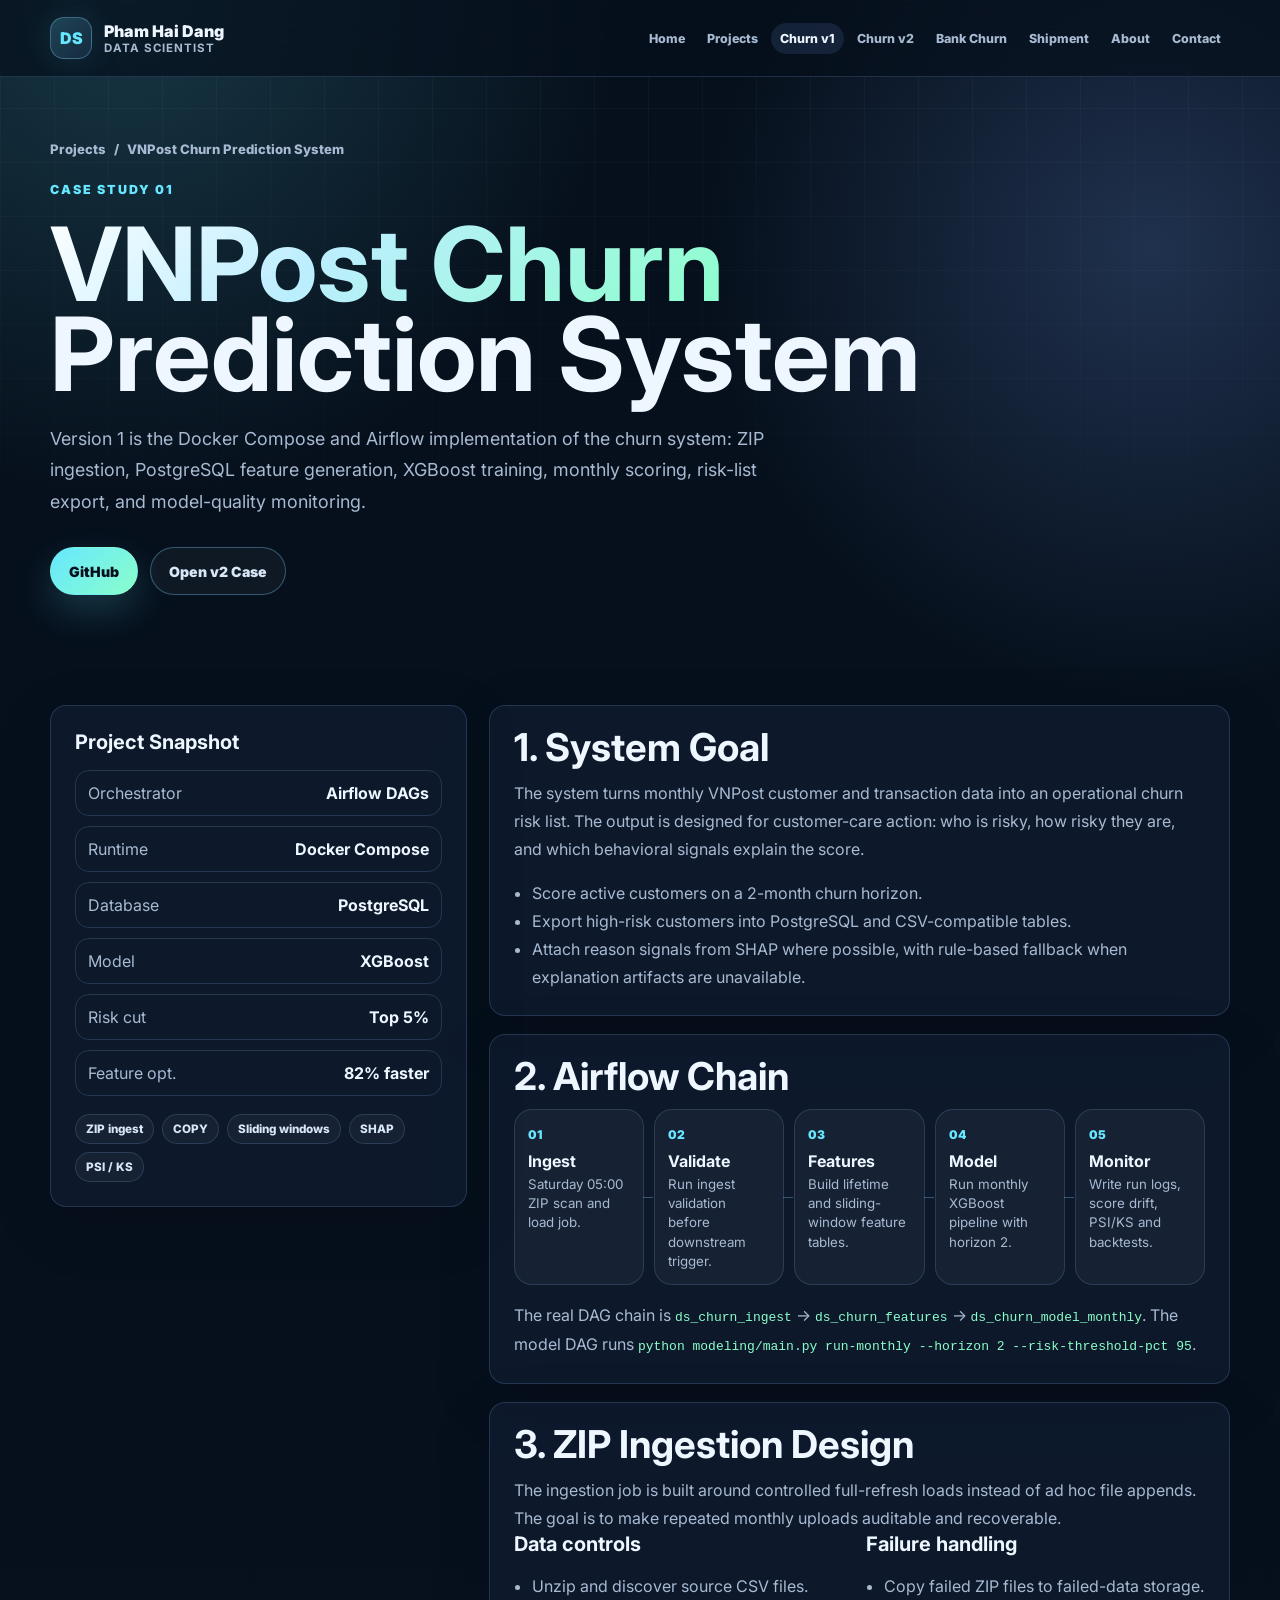
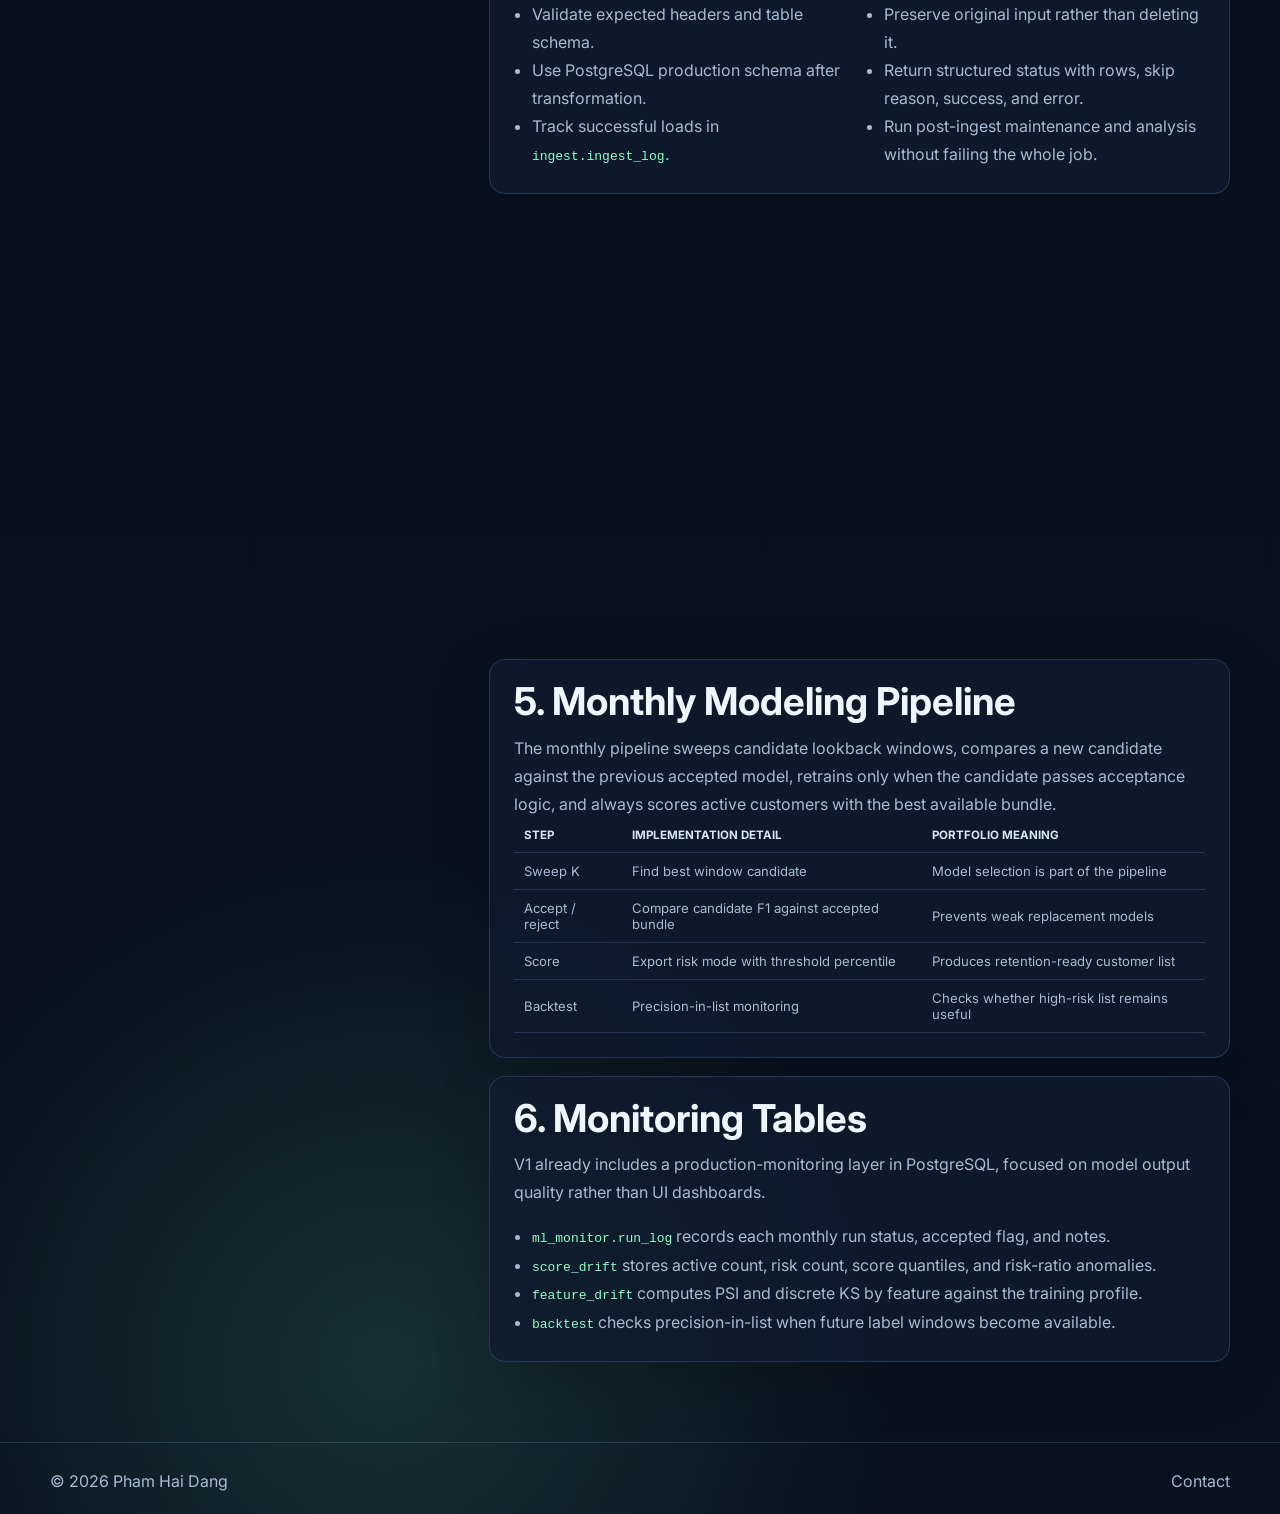
<file: case-study-churn.html>
<!DOCTYPE html>
<html lang="en">
<head>
  <meta charset="UTF-8">
  <meta name="viewport" content="width=device-width, initial-scale=1.0">
  <meta name="description" content="VNPost churn prediction system case study.">
  <title>VNPost Churn Prediction Case Study | Pham Hai Dang</title>
  <link rel="preconnect" href="https://fonts.googleapis.com">
  <link rel="preconnect" href="https://fonts.gstatic.com" crossorigin>
  <link href="https://fonts.googleapis.com/css2?family=Inter:wght@400;600;700;800;900&display=swap" rel="stylesheet">
  <link rel="stylesheet" href="styles.css">
</head>
<body>
<header class="header"><div class="container navbar"><a class="brand" href="index.html"><span class="logo">DS</span><span>Pham Hai Dang<small>Data Scientist</small></span></a><button class="nav-toggle" data-nav-toggle aria-expanded="false">Menu</button><nav class="nav" data-nav><a href="index.html">Home</a><a href="projects.html">Projects</a><a class="active" href="case-study-churn.html">Churn v1</a><a href="case-study-churn-v2.html">Churn v2</a><a href="case-study-bank-churn.html">Bank Churn</a><a href="case-study-freight.html">Shipment</a><a href="about.html">About</a><a href="contact.html">Contact</a></nav></div></header>

<main>
  <section class="container case-hero reveal">
    <div class="breadcrumbs"><a href="projects.html">Projects</a><span>/</span><span>VNPost Churn Prediction System</span></div>
    <p class="kicker">Case Study 01</p>
    <h1><span class="gradient-text">VNPost Churn</span> Prediction System</h1>
    <p class="hero-text">Version 1 is the Docker Compose and Airflow implementation of the churn system: ZIP ingestion, PostgreSQL feature generation, XGBoost training, monthly scoring, risk-list export, and model-quality monitoring.</p>
    <div class="hero-actions"><a class="btn btn-primary" href="https://github.com/dangssss/Churn_Prediction_ver_1" target="_blank" rel="noreferrer">GitHub</a><a class="btn btn-ghost" href="case-study-churn-v2.html">Open v2 Case</a></div>
  </section>

  <section class="container section case-layout">
    <aside class="card side-panel reveal">
      <h3>Project Snapshot</h3>
      <div class="kpi-list" style="margin-top:16px">
        <div class="kpi"><span>Orchestrator</span><b>Airflow DAGs</b></div>
        <div class="kpi"><span>Runtime</span><b>Docker Compose</b></div>
        <div class="kpi"><span>Database</span><b>PostgreSQL</b></div>
        <div class="kpi"><span>Model</span><b>XGBoost</b></div>
        <div class="kpi"><span>Risk cut</span><b>Top 5%</b></div>
        <div class="kpi"><span>Feature opt.</span><b>82% faster</b></div>
      </div>
      <div class="tag-row"><span class="tag">ZIP ingest</span><span class="tag">COPY</span><span class="tag">Sliding windows</span><span class="tag">SHAP</span><span class="tag">PSI / KS</span></div>
    </aside>

    <div class="case-body">
      <article class="card reveal">
        <h2>1. System Goal</h2>
        <p>The system turns monthly VNPost customer and transaction data into an operational churn risk list. The output is designed for customer-care action: who is risky, how risky they are, and which behavioral signals explain the score.</p>
        <ul>
          <li>Score active customers on a 2-month churn horizon.</li>
          <li>Export high-risk customers into PostgreSQL and CSV-compatible tables.</li>
          <li>Attach reason signals from SHAP where possible, with rule-based fallback when explanation artifacts are unavailable.</li>
        </ul>
      </article>

      <article class="card reveal">
        <h2>2. Airflow Chain</h2>
        <div class="pipeline">
          <div class="pipeline-step"><span>01</span><b>Ingest</b><small>Saturday 05:00 ZIP scan and load job.</small></div>
          <div class="pipeline-step"><span>02</span><b>Validate</b><small>Run ingest validation before downstream trigger.</small></div>
          <div class="pipeline-step"><span>03</span><b>Features</b><small>Build lifetime and sliding-window feature tables.</small></div>
          <div class="pipeline-step"><span>04</span><b>Model</b><small>Run monthly XGBoost pipeline with horizon 2.</small></div>
          <div class="pipeline-step"><span>05</span><b>Monitor</b><small>Write run logs, score drift, PSI/KS and backtests.</small></div>
        </div>
        <p style="margin-top:16px">The real DAG chain is <code>ds_churn_ingest</code> -> <code>ds_churn_features</code> -> <code>ds_churn_model_monthly</code>. The model DAG runs <code>python modeling/main.py run-monthly --horizon 2 --risk-threshold-pct 95</code>.</p>
      </article>

      <article class="card reveal">
        <h2>3. ZIP Ingestion Design</h2>
        <p>The ingestion job is built around controlled full-refresh loads instead of ad hoc file appends. The goal is to make repeated monthly uploads auditable and recoverable.</p>
        <div class="two-col">
          <div>
            <h3>Data controls</h3>
            <ul><li>Unzip and discover source CSV files.</li><li>Validate expected headers and table schema.</li><li>Use PostgreSQL production schema after transformation.</li><li>Track successful loads in <code>ingest.ingest_log</code>.</li></ul>
          </div>
          <div>
            <h3>Failure handling</h3>
            <ul><li>Copy failed ZIP files to failed-data storage.</li><li>Preserve original input rather than deleting it.</li><li>Return structured status with rows, skip reason, success, and error.</li><li>Run post-ingest maintenance and analysis without failing the whole job.</li></ul>
          </div>
        </div>
      </article>

      <article class="card reveal">
        <h2>4. Feature Generation</h2>
        <p>The feature layer creates static lifetime metrics and dynamic K-month behavior windows in PostgreSQL. The major engineering improvement in v1 is the smart recomputation strategy for sliding windows.</p>
        <div class="stat-grid" style="margin-top:18px">
          <div class="stat"><span>Before</span><b>540+</b><em>table computations</em></div>
          <div class="stat"><span>After</span><b>18-20</b><em>latest windows</em></div>
          <div class="stat"><span>Time</span><b>45 -> 8m</b><em>benchmark note</em></div>
          <div class="stat"><span>Reduction</span><b>96%</b><em>less redundant work</em></div>
        </div>
        <ul>
          <li>Existing stable windows are kept; only new and latest incomplete windows are recomputed.</li>
          <li>Window table names are generated dynamically from month ranges and K values.</li>
          <li>Checkpoint and batch-insert logic reduce restart cost for long SQL feature jobs.</li>
        </ul>
      </article>

      <article class="card reveal">
        <h2>5. Monthly Modeling Pipeline</h2>
        <p>The monthly pipeline sweeps candidate lookback windows, compares a new candidate against the previous accepted model, retrains only when the candidate passes acceptance logic, and always scores active customers with the best available bundle.</p>
        <table class="mock-table">
          <tr><th>Step</th><th>Implementation detail</th><th>Portfolio meaning</th></tr>
          <tr><td>Sweep K</td><td>Find best window candidate</td><td>Model selection is part of the pipeline</td></tr>
          <tr><td>Accept / reject</td><td>Compare candidate F1 against accepted bundle</td><td>Prevents weak replacement models</td></tr>
          <tr><td>Score</td><td>Export risk mode with threshold percentile</td><td>Produces retention-ready customer list</td></tr>
          <tr><td>Backtest</td><td>Precision-in-list monitoring</td><td>Checks whether high-risk list remains useful</td></tr>
        </table>
      </article>

      <article class="card reveal">
        <h2>6. Monitoring Tables</h2>
        <p>V1 already includes a production-monitoring layer in PostgreSQL, focused on model output quality rather than UI dashboards.</p>
        <ul>
          <li><code>ml_monitor.run_log</code> records each monthly run status, accepted flag, and notes.</li>
          <li><code>score_drift</code> stores active count, risk count, score quantiles, and risk-ratio anomalies.</li>
          <li><code>feature_drift</code> computes PSI and discrete KS by feature against the training profile.</li>
          <li><code>backtest</code> checks precision-in-list when future label windows become available.</li>
        </ul>
      </article>
    </div>
  </section>
</main>
<footer class="footer"><div class="container"><span>&copy; <span data-year></span> Pham Hai Dang</span><a href="contact.html">Contact</a></div></footer>
<script src="script.js"></script>
</body>
</html>
</file>
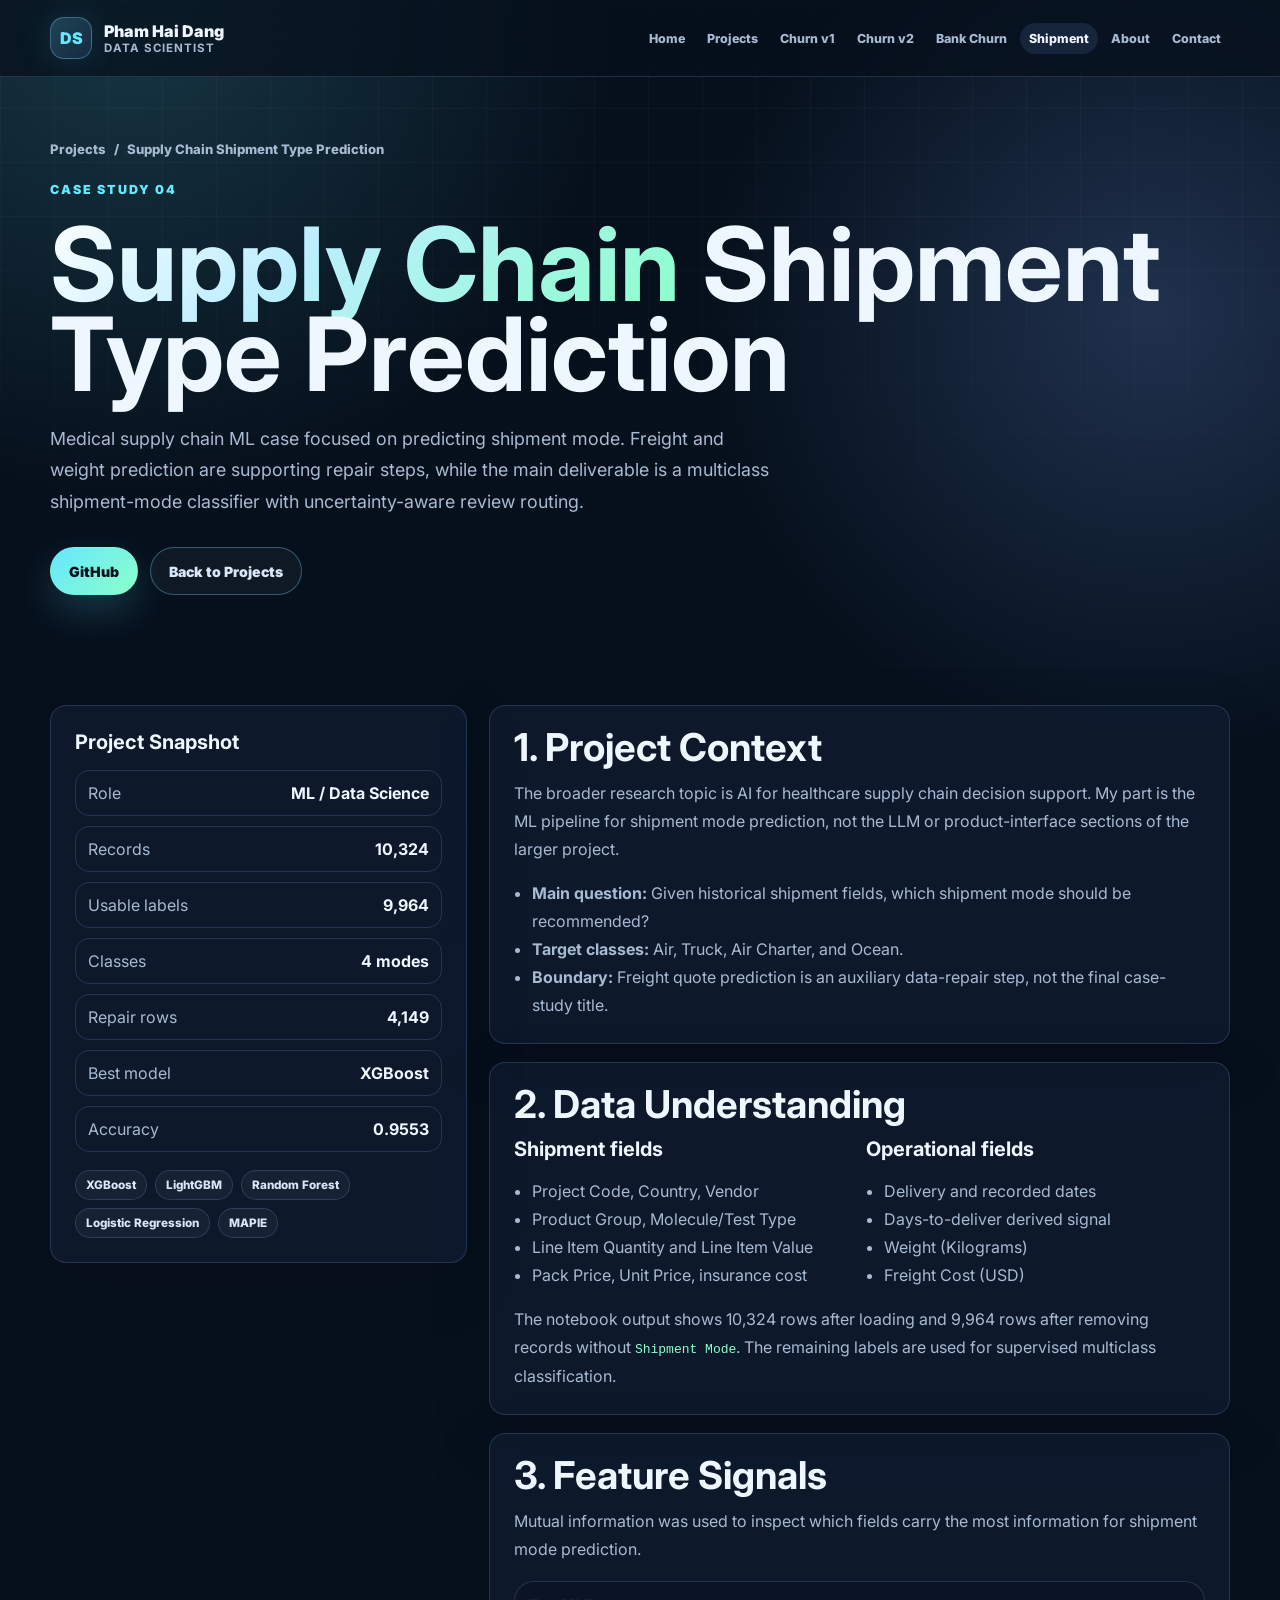
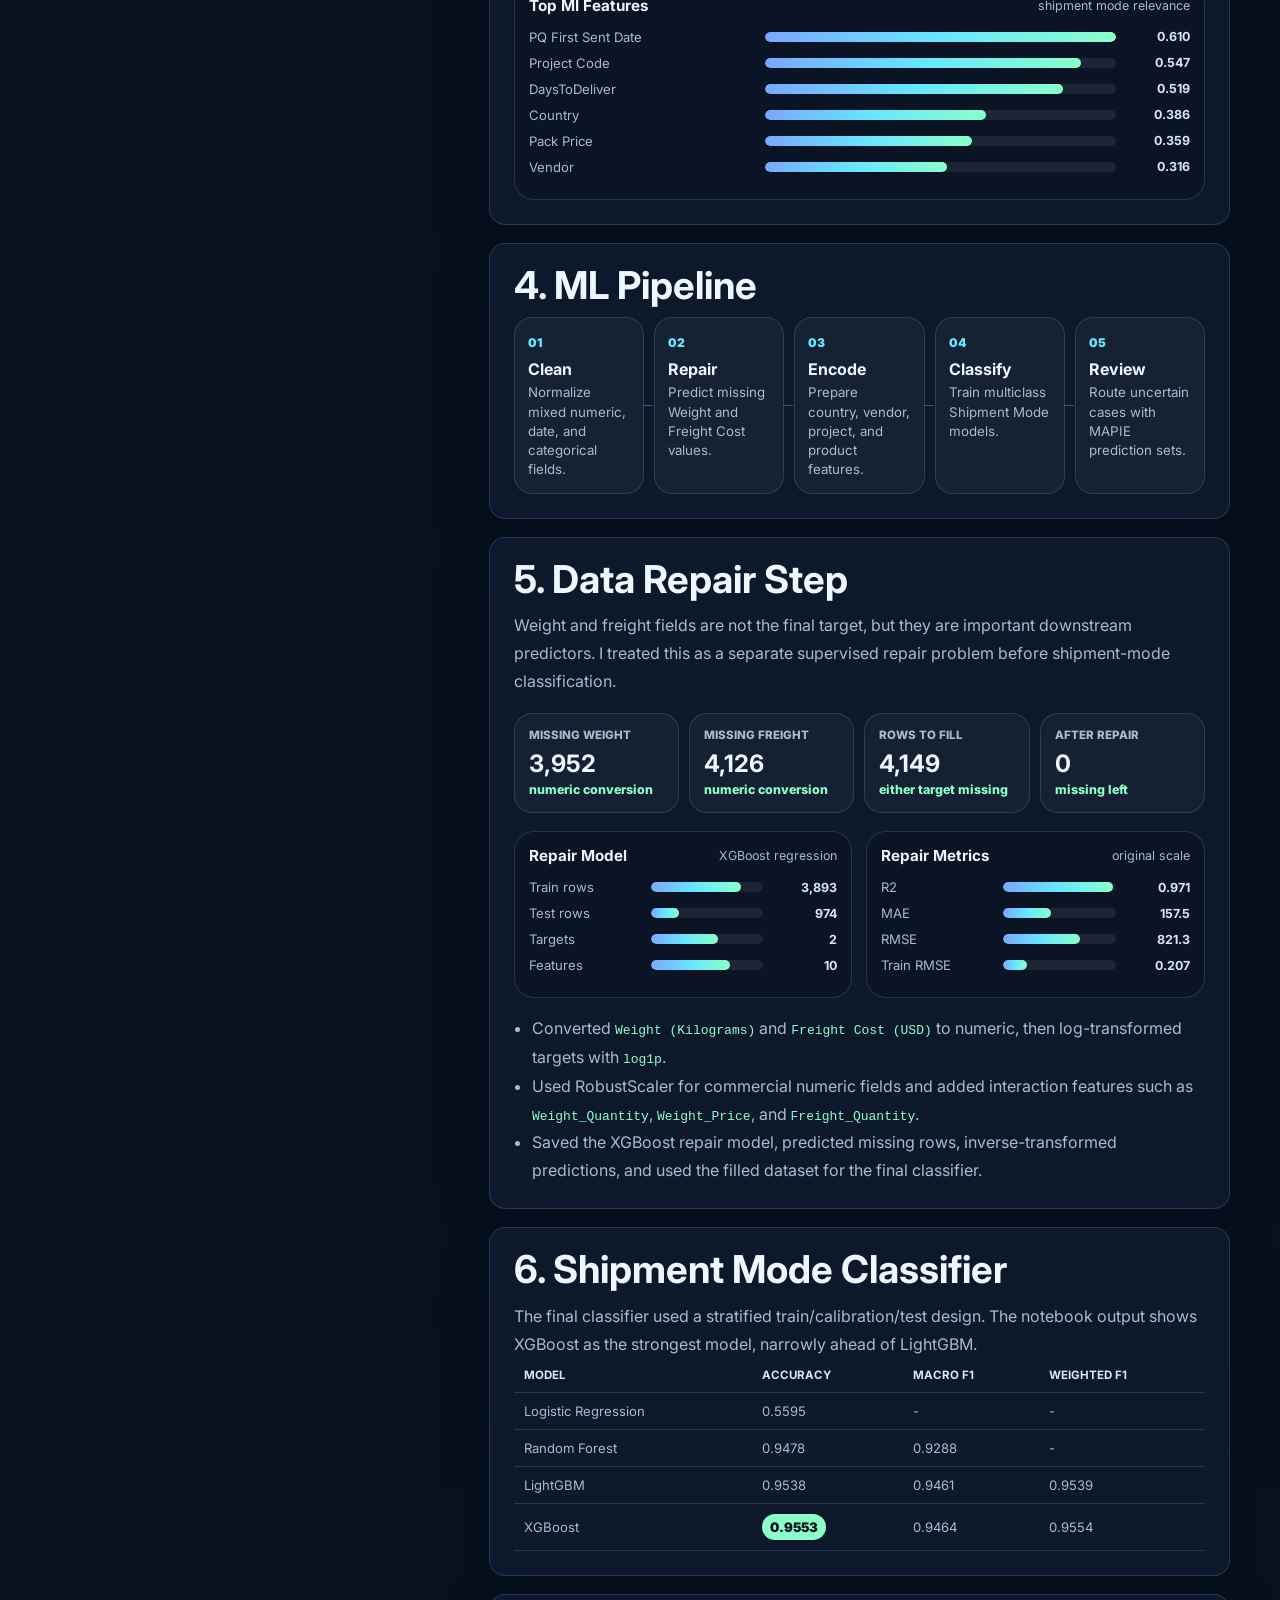
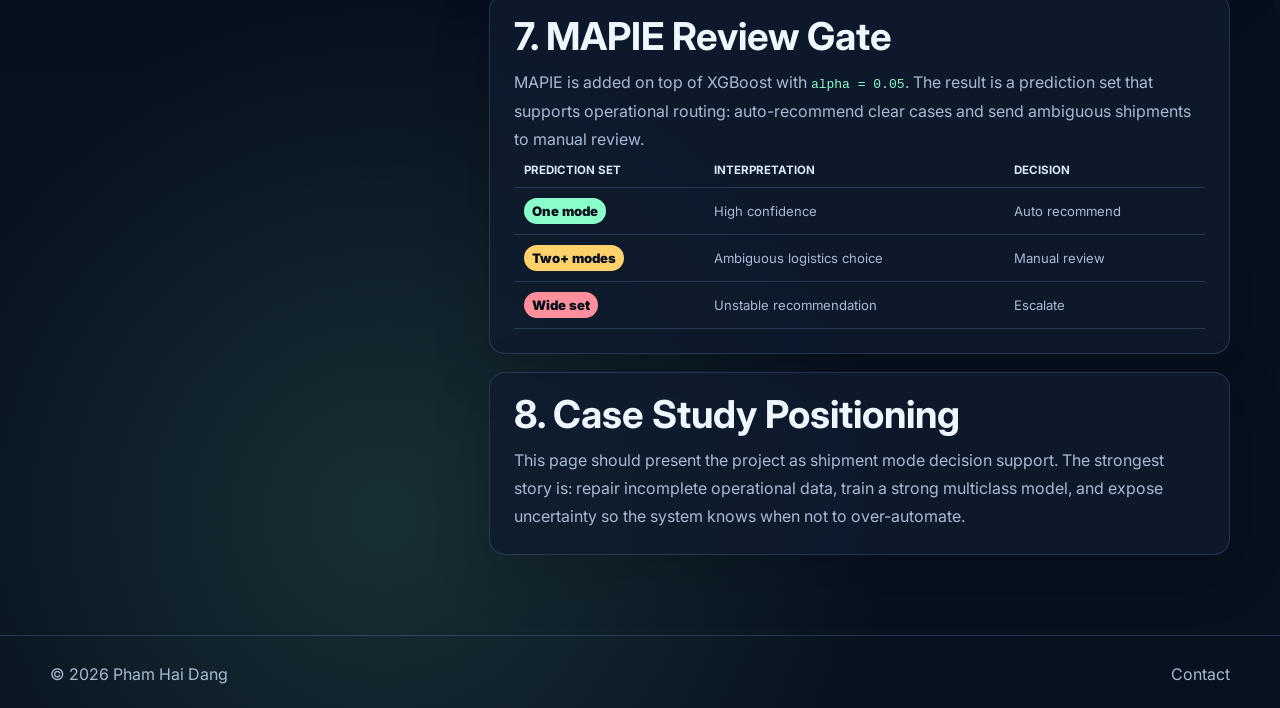
<file: case-study-freight.html>
<!DOCTYPE html>
<html lang="en">
<head>
  <meta charset="UTF-8">
  <meta name="viewport" content="width=device-width, initial-scale=1.0">
  <meta name="description" content="Supply chain shipment type prediction machine learning case study.">
  <title>Supply Chain Shipment Type Prediction | Pham Hai Dang</title>
  <link rel="preconnect" href="https://fonts.googleapis.com">
  <link rel="preconnect" href="https://fonts.gstatic.com" crossorigin>
  <link href="https://fonts.googleapis.com/css2?family=Inter:wght@400;600;700;800;900&display=swap" rel="stylesheet">
  <link rel="stylesheet" href="styles.css">
</head>
<body>
<header class="header"><div class="container navbar"><a class="brand" href="index.html"><span class="logo">DS</span><span>Pham Hai Dang<small>Data Scientist</small></span></a><button class="nav-toggle" data-nav-toggle aria-expanded="false">Menu</button><nav class="nav" data-nav><a href="index.html">Home</a><a href="projects.html">Projects</a><a href="case-study-churn.html">Churn v1</a><a href="case-study-churn-v2.html">Churn v2</a><a href="case-study-bank-churn.html">Bank Churn</a><a class="active" href="case-study-freight.html">Shipment</a><a href="about.html">About</a><a href="contact.html">Contact</a></nav></div></header>

<main>
  <section class="container case-hero reveal">
    <div class="breadcrumbs"><a href="projects.html">Projects</a><span>/</span><span>Supply Chain Shipment Type Prediction</span></div>
    <p class="kicker">Case Study 04</p>
    <h1><span class="gradient-text">Supply Chain</span> Shipment Type Prediction</h1>
    <p class="hero-text">Medical supply chain ML case focused on predicting shipment mode. Freight and weight prediction are supporting repair steps, while the main deliverable is a multiclass shipment-mode classifier with uncertainty-aware review routing.</p>
    <div class="hero-actions"><a class="btn btn-primary" href="https://github.com/dangssss/Supply-Chain-Shipment-Type-Prediction" target="_blank" rel="noreferrer">GitHub</a><a class="btn btn-ghost" href="projects.html">Back to Projects</a></div>
  </section>

  <section class="container section case-layout">
    <aside class="card side-panel reveal">
      <h3>Project Snapshot</h3>
      <div class="kpi-list" style="margin-top:16px">
        <div class="kpi"><span>Role</span><b>ML / Data Science</b></div>
        <div class="kpi"><span>Records</span><b>10,324</b></div>
        <div class="kpi"><span>Usable labels</span><b>9,964</b></div>
        <div class="kpi"><span>Classes</span><b>4 modes</b></div>
        <div class="kpi"><span>Repair rows</span><b>4,149</b></div>
        <div class="kpi"><span>Best model</span><b>XGBoost</b></div>
        <div class="kpi"><span>Accuracy</span><b>0.9553</b></div>
      </div>
      <div class="tag-row"><span class="tag">XGBoost</span><span class="tag">LightGBM</span><span class="tag">Random Forest</span><span class="tag">Logistic Regression</span><span class="tag">MAPIE</span></div>
    </aside>

    <div class="case-body">
      <article class="card reveal">
        <h2>1. Project Context</h2>
        <p>The broader research topic is AI for healthcare supply chain decision support. My part is the ML pipeline for shipment mode prediction, not the LLM or product-interface sections of the larger project.</p>
        <ul>
          <li><strong>Main question:</strong> Given historical shipment fields, which shipment mode should be recommended?</li>
          <li><strong>Target classes:</strong> Air, Truck, Air Charter, and Ocean.</li>
          <li><strong>Boundary:</strong> Freight quote prediction is an auxiliary data-repair step, not the final case-study title.</li>
        </ul>
      </article>

      <article class="card reveal">
        <h2>2. Data Understanding</h2>
        <div class="two-col">
          <div>
            <h3>Shipment fields</h3>
            <ul><li>Project Code, Country, Vendor</li><li>Product Group, Molecule/Test Type</li><li>Line Item Quantity and Line Item Value</li><li>Pack Price, Unit Price, insurance cost</li></ul>
          </div>
          <div>
            <h3>Operational fields</h3>
            <ul><li>Delivery and recorded dates</li><li>Days-to-deliver derived signal</li><li>Weight (Kilograms)</li><li>Freight Cost (USD)</li></ul>
          </div>
        </div>
        <p style="margin-top:16px">The notebook output shows 10,324 rows after loading and 9,964 rows after removing records without <code>Shipment Mode</code>. The remaining labels are used for supervised multiclass classification.</p>
      </article>

      <article class="card reveal">
        <h2>3. Feature Signals</h2>
        <p>Mutual information was used to inspect which fields carry the most information for shipment mode prediction.</p>
        <div class="chart-card" style="margin-top:18px">
          <div class="chart-head"><strong>Top MI Features</strong><span>shipment mode relevance</span></div>
          <div class="bar-row"><span>PQ First Sent Date</span><div class="bar"><i style="--w:100%"></i></div><b>0.610</b></div>
          <div class="bar-row"><span>Project Code</span><div class="bar"><i style="--w:90%"></i></div><b>0.547</b></div>
          <div class="bar-row"><span>DaysToDeliver</span><div class="bar"><i style="--w:85%"></i></div><b>0.519</b></div>
          <div class="bar-row"><span>Country</span><div class="bar"><i style="--w:63%"></i></div><b>0.386</b></div>
          <div class="bar-row"><span>Pack Price</span><div class="bar"><i style="--w:59%"></i></div><b>0.359</b></div>
          <div class="bar-row"><span>Vendor</span><div class="bar"><i style="--w:52%"></i></div><b>0.316</b></div>
        </div>
      </article>

      <article class="card reveal">
        <h2>4. ML Pipeline</h2>
        <div class="pipeline">
          <div class="pipeline-step"><span>01</span><b>Clean</b><small>Normalize mixed numeric, date, and categorical fields.</small></div>
          <div class="pipeline-step"><span>02</span><b>Repair</b><small>Predict missing Weight and Freight Cost values.</small></div>
          <div class="pipeline-step"><span>03</span><b>Encode</b><small>Prepare country, vendor, project, and product features.</small></div>
          <div class="pipeline-step"><span>04</span><b>Classify</b><small>Train multiclass Shipment Mode models.</small></div>
          <div class="pipeline-step"><span>05</span><b>Review</b><small>Route uncertain cases with MAPIE prediction sets.</small></div>
        </div>
      </article>

      <article class="card reveal">
        <h2>5. Data Repair Step</h2>
        <p>Weight and freight fields are not the final target, but they are important downstream predictors. I treated this as a separate supervised repair problem before shipment-mode classification.</p>
        <div class="stat-grid" style="margin-top:18px">
          <div class="stat"><span>Missing weight</span><b>3,952</b><em>numeric conversion</em></div>
          <div class="stat"><span>Missing freight</span><b>4,126</b><em>numeric conversion</em></div>
          <div class="stat"><span>Rows to fill</span><b>4,149</b><em>either target missing</em></div>
          <div class="stat"><span>After repair</span><b>0</b><em>missing left</em></div>
        </div>
        <div class="two-col" style="margin-top:18px">
          <div class="chart-card">
            <div class="chart-head"><strong>Repair Model</strong><span>XGBoost regression</span></div>
            <div class="bar-row"><span>Train rows</span><div class="bar"><i style="--w:80%"></i></div><b>3,893</b></div>
            <div class="bar-row"><span>Test rows</span><div class="bar"><i style="--w:25%"></i></div><b>974</b></div>
            <div class="bar-row"><span>Targets</span><div class="bar"><i style="--w:60%"></i></div><b>2</b></div>
            <div class="bar-row"><span>Features</span><div class="bar"><i style="--w:70%"></i></div><b>10</b></div>
          </div>
          <div class="chart-card">
            <div class="chart-head"><strong>Repair Metrics</strong><span>original scale</span></div>
            <div class="bar-row"><span>R2</span><div class="bar"><i style="--w:97%"></i></div><b>0.971</b></div>
            <div class="bar-row"><span>MAE</span><div class="bar"><i style="--w:42%"></i></div><b>157.5</b></div>
            <div class="bar-row"><span>RMSE</span><div class="bar"><i style="--w:68%"></i></div><b>821.3</b></div>
            <div class="bar-row"><span>Train RMSE</span><div class="bar"><i style="--w:21%"></i></div><b>0.207</b></div>
          </div>
        </div>
        <ul>
          <li>Converted <code>Weight (Kilograms)</code> and <code>Freight Cost (USD)</code> to numeric, then log-transformed targets with <code>log1p</code>.</li>
          <li>Used RobustScaler for commercial numeric fields and added interaction features such as <code>Weight_Quantity</code>, <code>Weight_Price</code>, and <code>Freight_Quantity</code>.</li>
          <li>Saved the XGBoost repair model, predicted missing rows, inverse-transformed predictions, and used the filled dataset for the final classifier.</li>
        </ul>
      </article>

      <article class="card reveal">
        <h2>6. Shipment Mode Classifier</h2>
        <p>The final classifier used a stratified train/calibration/test design. The notebook output shows XGBoost as the strongest model, narrowly ahead of LightGBM.</p>
        <table class="mock-table">
          <tr><th>Model</th><th>Accuracy</th><th>Macro F1</th><th>Weighted F1</th></tr>
          <tr><td>Logistic Regression</td><td>0.5595</td><td>-</td><td>-</td></tr>
          <tr><td>Random Forest</td><td>0.9478</td><td>0.9288</td><td>-</td></tr>
          <tr><td>LightGBM</td><td>0.9538</td><td>0.9461</td><td>0.9539</td></tr>
          <tr><td>XGBoost</td><td><span class="score low">0.9553</span></td><td>0.9464</td><td>0.9554</td></tr>
        </table>
      </article>

      <article class="card reveal">
        <h2>7. MAPIE Review Gate</h2>
        <p>MAPIE is added on top of XGBoost with <code>alpha = 0.05</code>. The result is a prediction set that supports operational routing: auto-recommend clear cases and send ambiguous shipments to manual review.</p>
        <table class="mock-table">
          <tr><th>Prediction set</th><th>Interpretation</th><th>Decision</th></tr>
          <tr><td><span class="score low">One mode</span></td><td>High confidence</td><td>Auto recommend</td></tr>
          <tr><td><span class="score mid">Two+ modes</span></td><td>Ambiguous logistics choice</td><td>Manual review</td></tr>
          <tr><td><span class="score high">Wide set</span></td><td>Unstable recommendation</td><td>Escalate</td></tr>
        </table>
      </article>

      <article class="card reveal">
        <h2>8. Case Study Positioning</h2>
        <p>This page should present the project as shipment mode decision support. The strongest story is: repair incomplete operational data, train a strong multiclass model, and expose uncertainty so the system knows when not to over-automate.</p>
      </article>
    </div>
  </section>
</main>

<footer class="footer"><div class="container"><span>&copy; <span data-year></span> Pham Hai Dang</span><a href="contact.html">Contact</a></div></footer>
<script src="script.js"></script>
</body>
</html>
</file>
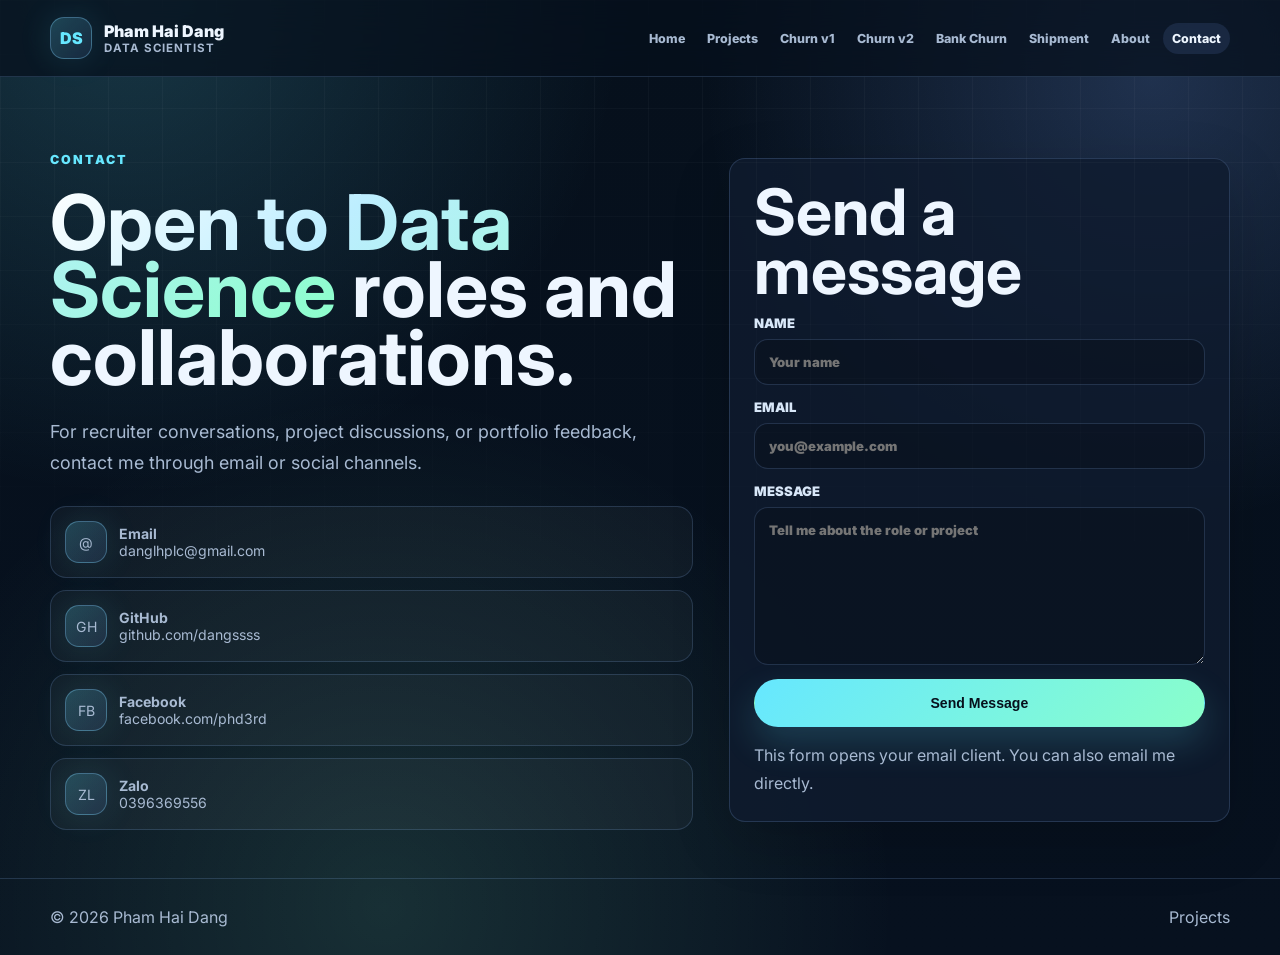
<file: contact.html>
<!DOCTYPE html>
<html lang="en">
<head><meta charset="UTF-8"><meta name="viewport" content="width=device-width, initial-scale=1.0"><meta name="description" content="Contact Pham Hai Dang for data science roles."><title>Contact | Pham Hai Dang</title><link rel="preconnect" href="https://fonts.googleapis.com"><link rel="preconnect" href="https://fonts.gstatic.com" crossorigin><link href="https://fonts.googleapis.com/css2?family=Inter:wght@400;600;700;800;900&display=swap" rel="stylesheet"><link rel="stylesheet" href="styles.css"></head>
<body><header class="header"><div class="container navbar"><a class="brand" href="index.html"><span class="logo">DS</span><span>Pham Hai Dang<small>Data Scientist</small></span></a><button class="nav-toggle" data-nav-toggle aria-expanded="false">Menu</button><nav class="nav" data-nav><a href="index.html">Home</a><a href="projects.html">Projects</a><a href="case-study-churn.html">Churn v1</a><a href="case-study-churn-v2.html">Churn v2</a><a href="case-study-bank-churn.html">Bank Churn</a><a href="case-study-freight.html">Shipment</a><a href="about.html">About</a><a class="active" href="contact.html">Contact</a></nav></div></header>
<main>
<section class="container hero">
  <div class="reveal"><p class="kicker">Contact</p><h1><span class="gradient-text">Open to Data Science</span> roles and collaborations.</h1><p class="hero-text">For recruiter conversations, project discussions, or portfolio feedback, contact me through email or social channels.</p><div class="contact-box" style="margin-top:28px"><a class="contact-item" href="mailto:danglhplc@gmail.com"><span class="logo">@</span><span><strong>Email</strong><span>danglhplc@gmail.com</span></span></a><a class="contact-item" href="https://github.com/dangssss" target="_blank" rel="noreferrer"><span class="logo">GH</span><span><strong>GitHub</strong><span>github.com/dangssss</span></span></a><a class="contact-item" href="https://www.facebook.com/phd3rd/" target="_blank" rel="noreferrer"><span class="logo">FB</span><span><strong>Facebook</strong><span>facebook.com/phd3rd</span></span></a><a class="contact-item" href="https://zalo.me/0396369556" target="_blank" rel="noreferrer"><span class="logo">ZL</span><span><strong>Zalo</strong><span>0396369556</span></span></a></div></div>
  <form class="card form reveal" action="mailto:danglhplc@gmail.com?subject=Data%20Science%20Portfolio%20Contact" method="post" enctype="text/plain"><h2>Send a message</h2><label>Name<input name="name" placeholder="Your name"></label><label>Email<input type="email" name="email" placeholder="you@example.com"></label><label>Message<textarea name="message" rows="8" placeholder="Tell me about the role or project"></textarea></label><button class="btn btn-primary btn-block" type="submit">Send Message</button><p>This form opens your email client. You can also email me directly.</p></form>
</section>
</main><footer class="footer"><div class="container"><span>© <span data-year></span> Pham Hai Dang</span><a href="projects.html">Projects</a></div></footer><script src="script.js"></script></body></html>
</file>
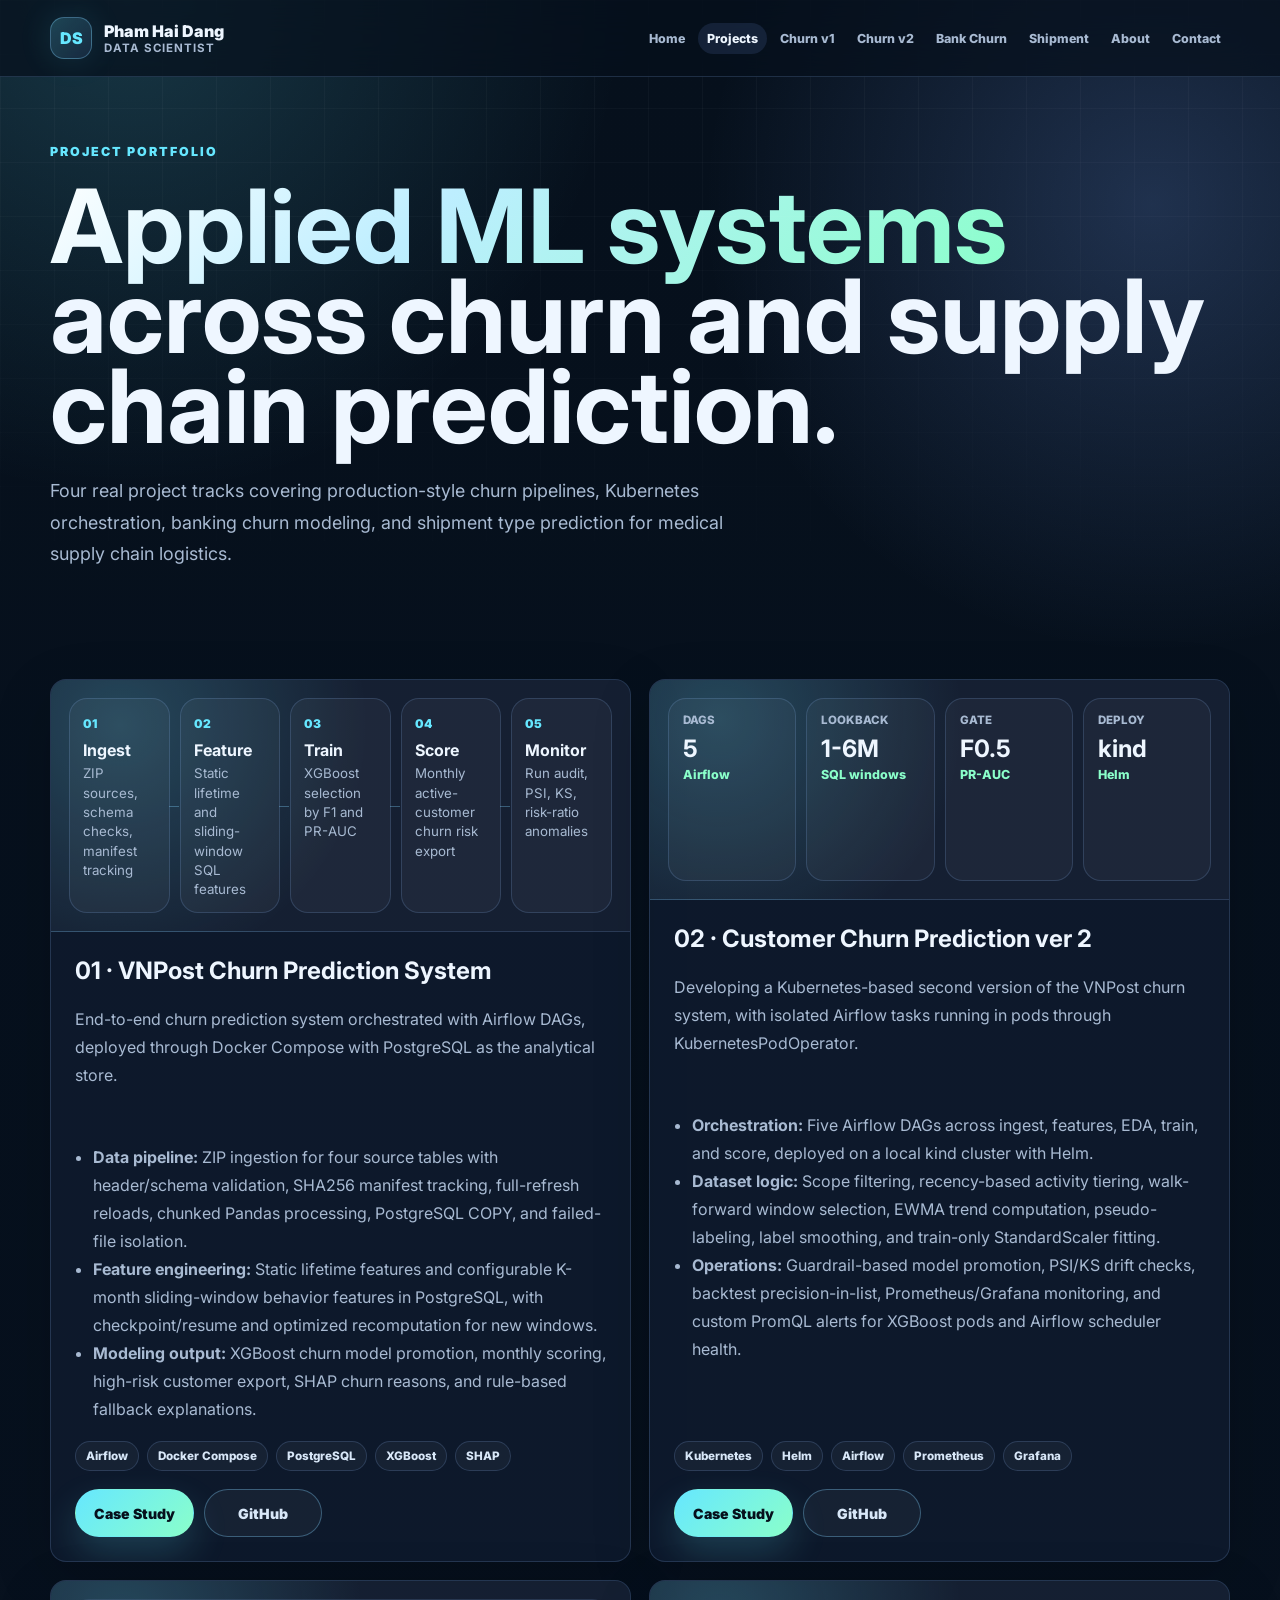
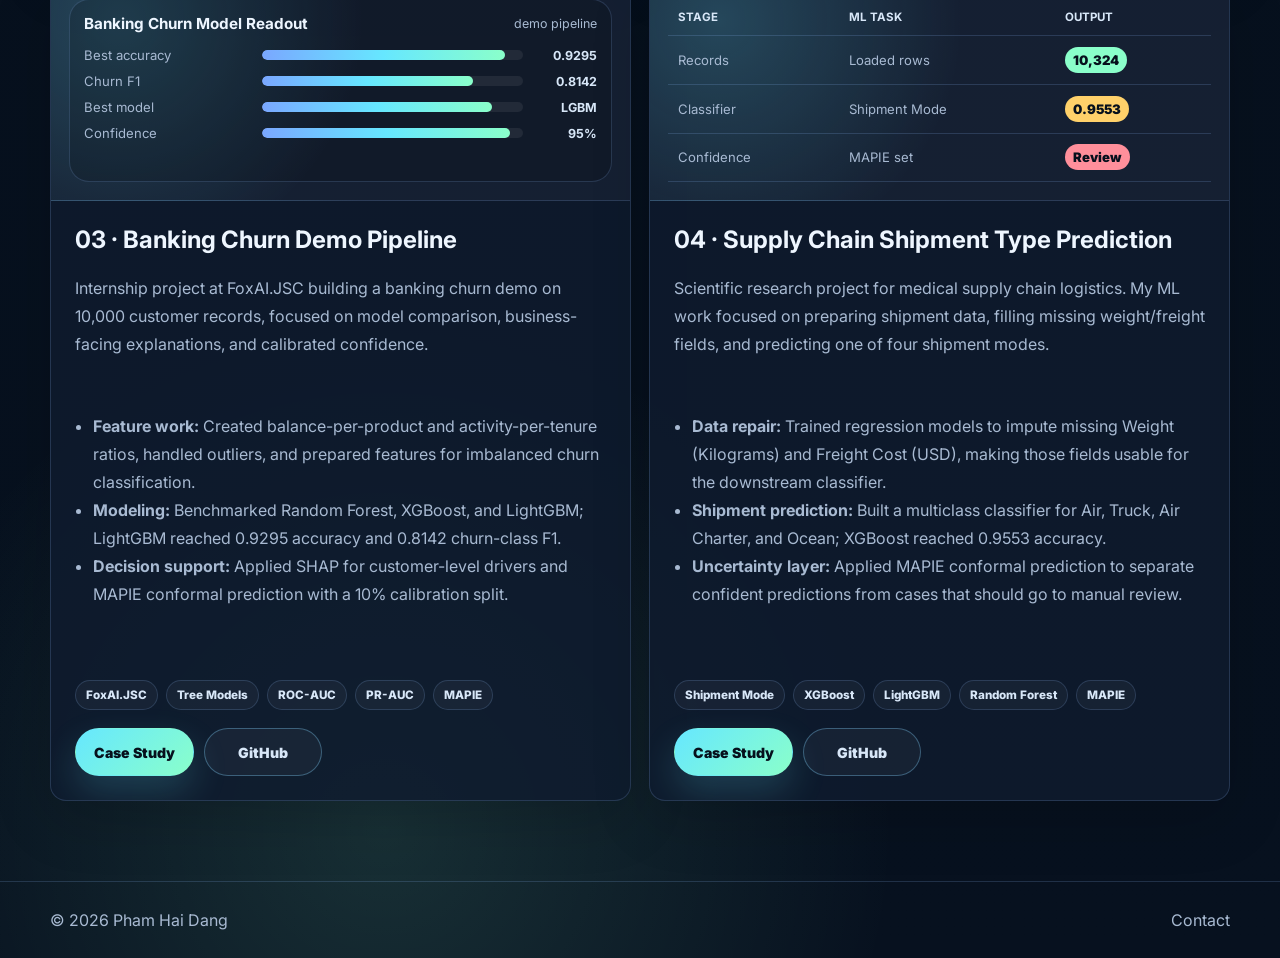
<file: projects.html>
<!DOCTYPE html>
<html lang="en">
<head>
  <meta charset="UTF-8">
  <meta name="viewport" content="width=device-width, initial-scale=1.0">
  <meta name="description" content="Detailed data science projects by Pham Hai Dang.">
  <title>Projects | Pham Hai Dang</title>
  <link rel="preconnect" href="https://fonts.googleapis.com">
  <link rel="preconnect" href="https://fonts.gstatic.com" crossorigin>
  <link href="https://fonts.googleapis.com/css2?family=Inter:wght@400;600;700;800;900&display=swap" rel="stylesheet">
  <link rel="stylesheet" href="styles.css">
</head>
<body>
<header class="header">
  <div class="container navbar">
    <a class="brand" href="index.html"><span class="logo">DS</span><span>Pham Hai Dang<small>Data Scientist</small></span></a>
    <button class="nav-toggle" data-nav-toggle aria-expanded="false">Menu</button>
    <nav class="nav" data-nav>
      <a href="index.html">Home</a>
      <a class="active" href="projects.html">Projects</a>
      <a href="case-study-churn.html">Churn v1</a><a href="case-study-churn-v2.html">Churn v2</a><a href="case-study-bank-churn.html">Bank Churn</a><a href="case-study-freight.html">Shipment</a>
      <a href="about.html">About</a>
      <a href="contact.html">Contact</a>
    </nav>
  </div>
</header>

<main>
  <section class="container case-hero reveal">
    <p class="kicker">Project Portfolio</p>
    <h1><span class="gradient-text">Applied ML systems</span> across churn and supply chain prediction.</h1>
    <p class="hero-text">Four real project tracks covering production-style churn pipelines, Kubernetes orchestration, banking churn modeling, and shipment type prediction for medical supply chain logistics.</p>
  </section>

  <section class="container section">
    <div class="grid-2">
      <article class="card project-card reveal">
        <div class="project-visual">
          <div class="pipeline">
            <div class="pipeline-step"><span>01</span><b>Ingest</b><small>ZIP sources, schema checks, manifest tracking</small></div>
            <div class="pipeline-step"><span>02</span><b>Feature</b><small>Static lifetime and sliding-window SQL features</small></div>
            <div class="pipeline-step"><span>03</span><b>Train</b><small>XGBoost selection by F1 and PR-AUC</small></div>
            <div class="pipeline-step"><span>04</span><b>Score</b><small>Monthly active-customer churn risk export</small></div>
            <div class="pipeline-step"><span>05</span><b>Monitor</b><small>Run audit, PSI, KS, risk-ratio anomalies</small></div>
          </div>
        </div>
        <div class="project-copy">
          <h3>01 &middot; VNPost Churn Prediction System</h3>
          <p>End-to-end churn prediction system orchestrated with Airflow DAGs, deployed through Docker Compose with PostgreSQL as the analytical store.</p>
          <ul>
            <li><strong>Data pipeline:</strong> ZIP ingestion for four source tables with header/schema validation, SHA256 manifest tracking, full-refresh reloads, chunked Pandas processing, PostgreSQL COPY, and failed-file isolation.</li>
            <li><strong>Feature engineering:</strong> Static lifetime features and configurable K-month sliding-window behavior features in PostgreSQL, with checkpoint/resume and optimized recomputation for new windows.</li>
            <li><strong>Modeling output:</strong> XGBoost churn model promotion, monthly scoring, high-risk customer export, SHAP churn reasons, and rule-based fallback explanations.</li>
          </ul>
          <div class="tag-row"><span class="tag">Airflow</span><span class="tag">Docker Compose</span><span class="tag">PostgreSQL</span><span class="tag">XGBoost</span><span class="tag">SHAP</span></div>
          <div class="project-actions">
            <a class="btn btn-primary" href="case-study-churn.html">Case Study</a>
            <a class="btn btn-ghost" href="https://github.com/dangssss/Churn_Prediction_ver_1" target="_blank" rel="noreferrer">GitHub</a>
          </div>
        </div>
      </article>

      <article class="card project-card reveal">
        <div class="project-visual">
          <div class="stat-grid">
            <div class="stat"><span>DAGs</span><b>5</b><em>Airflow</em></div>
            <div class="stat"><span>Lookback</span><b>1-6M</b><em>SQL windows</em></div>
            <div class="stat"><span>Gate</span><b>F0.5</b><em>PR-AUC</em></div>
            <div class="stat"><span>Deploy</span><b>kind</b><em>Helm</em></div>
          </div>
        </div>
        <div class="project-copy">
          <h3>02 &middot; Customer Churn Prediction ver 2</h3>
          <p>Developing a Kubernetes-based second version of the VNPost churn system, with isolated Airflow tasks running in pods through KubernetesPodOperator.</p>
          <ul>
            <li><strong>Orchestration:</strong> Five Airflow DAGs across ingest, features, EDA, train, and score, deployed on a local kind cluster with Helm.</li>
            <li><strong>Dataset logic:</strong> Scope filtering, recency-based activity tiering, walk-forward window selection, EWMA trend computation, pseudo-labeling, label smoothing, and train-only StandardScaler fitting.</li>
            <li><strong>Operations:</strong> Guardrail-based model promotion, PSI/KS drift checks, backtest precision-in-list, Prometheus/Grafana monitoring, and custom PromQL alerts for XGBoost pods and Airflow scheduler health.</li>
          </ul>
          <div class="tag-row"><span class="tag">Kubernetes</span><span class="tag">Helm</span><span class="tag">Airflow</span><span class="tag">Prometheus</span><span class="tag">Grafana</span></div>
          <div class="project-actions">
            <a class="btn btn-primary" href="case-study-churn-v2.html">Case Study</a>
            <a class="btn btn-ghost" href="https://github.com/dangssss/Churn_Prediction_ver_2" target="_blank" rel="noreferrer">GitHub</a>
          </div>
        </div>
      </article>

      <article class="card project-card reveal">
        <div class="project-visual">
          <div class="chart-card">
            <div class="chart-head"><strong>Banking Churn Model Readout</strong><span>demo pipeline</span></div>
            <div class="bar-row"><span>Best accuracy</span><div class="bar"><i style="--w:93%"></i></div><b>0.9295</b></div>
            <div class="bar-row"><span>Churn F1</span><div class="bar"><i style="--w:81%"></i></div><b>0.8142</b></div>
            <div class="bar-row"><span>Best model</span><div class="bar"><i style="--w:88%"></i></div><b>LGBM</b></div>
            <div class="bar-row"><span>Confidence</span><div class="bar"><i style="--w:95%"></i></div><b>95%</b></div>
          </div>
        </div>
        <div class="project-copy">
          <h3>03 &middot; Banking Churn Demo Pipeline</h3>
          <p>Internship project at FoxAI.JSC building a banking churn demo on 10,000 customer records, focused on model comparison, business-facing explanations, and calibrated confidence.</p>
          <ul>
            <li><strong>Feature work:</strong> Created balance-per-product and activity-per-tenure ratios, handled outliers, and prepared features for imbalanced churn classification.</li>
            <li><strong>Modeling:</strong> Benchmarked Random Forest, XGBoost, and LightGBM; LightGBM reached 0.9295 accuracy and 0.8142 churn-class F1.</li>
            <li><strong>Decision support:</strong> Applied SHAP for customer-level drivers and MAPIE conformal prediction with a 10% calibration split.</li>
          </ul>
          <div class="tag-row"><span class="tag">FoxAI.JSC</span><span class="tag">Tree Models</span><span class="tag">ROC-AUC</span><span class="tag">PR-AUC</span><span class="tag">MAPIE</span></div>
          <div class="project-actions">
            <a class="btn btn-primary" href="case-study-bank-churn.html">Case Study</a>
            <a class="btn btn-ghost" href="https://github.com/dangssss/LaoVietBank_Churn_Clf_Demo" target="_blank" rel="noreferrer">GitHub</a>
          </div>
        </div>
      </article>

      <article class="card project-card reveal">
        <div class="project-visual">
          <table class="mock-table">
            <tr><th>Stage</th><th>ML Task</th><th>Output</th></tr>
            <tr><td>Records</td><td>Loaded rows</td><td><span class="score low">10,324</span></td></tr>
            <tr><td>Classifier</td><td>Shipment Mode</td><td><span class="score mid">0.9553</span></td></tr>
            <tr><td>Confidence</td><td>MAPIE set</td><td><span class="score high">Review</span></td></tr>
          </table>
        </div>
        <div class="project-copy">
          <h3>04 &middot; Supply Chain Shipment Type Prediction</h3>
          <p>Scientific research project for medical supply chain logistics. My ML work focused on preparing shipment data, filling missing weight/freight fields, and predicting one of four shipment modes.</p>
          <ul>
            <li><strong>Data repair:</strong> Trained regression models to impute missing Weight (Kilograms) and Freight Cost (USD), making those fields usable for the downstream classifier.</li>
            <li><strong>Shipment prediction:</strong> Built a multiclass classifier for Air, Truck, Air Charter, and Ocean; XGBoost reached 0.9553 accuracy.</li>
            <li><strong>Uncertainty layer:</strong> Applied MAPIE conformal prediction to separate confident predictions from cases that should go to manual review.</li>
          </ul>
          <div class="tag-row"><span class="tag">Shipment Mode</span><span class="tag">XGBoost</span><span class="tag">LightGBM</span><span class="tag">Random Forest</span><span class="tag">MAPIE</span></div>
          <div class="project-actions">
            <a class="btn btn-primary" href="case-study-freight.html">Case Study</a>
            <a class="btn btn-ghost" href="https://github.com/dangssss/Supply-Chain-Shipment-Type-Prediction" target="_blank" rel="noreferrer">GitHub</a>
          </div>
        </div>
      </article>
    </div>
  </section>
</main>

<footer class="footer"><div class="container"><span>&copy; <span data-year></span> Pham Hai Dang</span><a href="contact.html">Contact</a></div></footer>
<script src="script.js"></script>
</body>
</html>
</file>
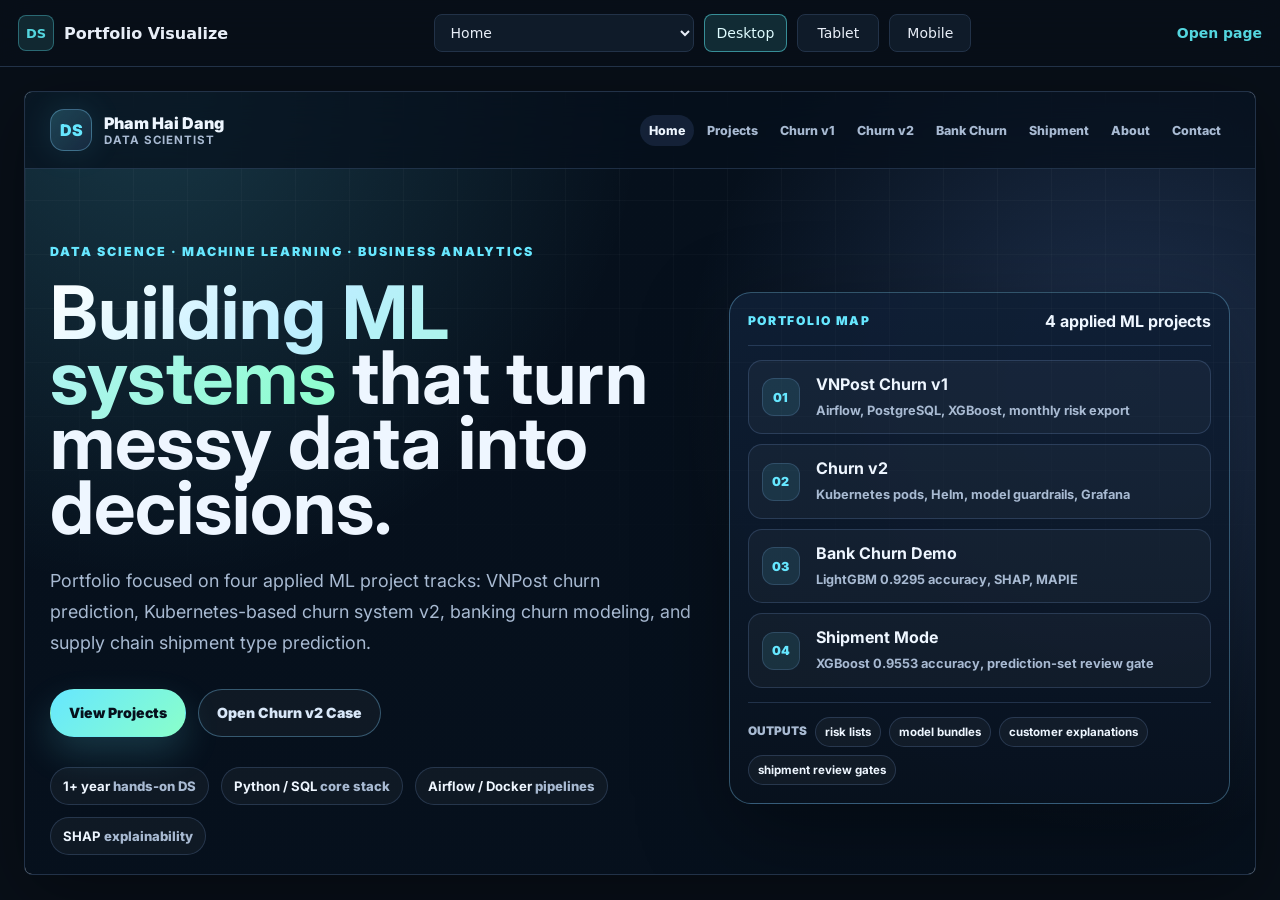
<file: visualize.html>
<!DOCTYPE html>
<html lang="en">
<head>
  <meta charset="UTF-8" />
  <meta name="viewport" content="width=device-width, initial-scale=1.0" />
  <title>Portfolio Visualize</title>
  <style>
    :root {
      color-scheme: dark;
      --bg: #080f18;
      --panel: #0f1b29;
      --panel-2: #142236;
      --text: #e8eef7;
      --muted: #93a4b8;
      --line: #223248;
      --accent: #54d6df;
    }

    * {
      box-sizing: border-box;
    }

    body {
      margin: 0;
      min-height: 100vh;
      background: var(--bg);
      color: var(--text);
      font-family: Inter, ui-sans-serif, system-ui, -apple-system, BlinkMacSystemFont, "Segoe UI", sans-serif;
    }

    .bar {
      position: sticky;
      top: 0;
      z-index: 2;
      display: flex;
      align-items: center;
      justify-content: space-between;
      gap: 16px;
      padding: 14px 18px;
      border-bottom: 1px solid var(--line);
      background: rgba(8, 15, 24, 0.96);
      backdrop-filter: blur(16px);
    }

    .brand {
      display: flex;
      align-items: center;
      gap: 10px;
      min-width: 180px;
      font-weight: 800;
      letter-spacing: 0;
    }

    .mark {
      display: grid;
      width: 36px;
      height: 36px;
      place-items: center;
      border: 1px solid rgba(84, 214, 223, 0.38);
      border-radius: 8px;
      background: rgba(84, 214, 223, 0.13);
      color: var(--accent);
      font-size: 13px;
    }

    .controls {
      display: flex;
      flex: 1;
      align-items: center;
      justify-content: center;
      gap: 10px;
      min-width: 0;
    }

    select,
    button {
      height: 38px;
      border: 1px solid var(--line);
      border-radius: 8px;
      background: var(--panel);
      color: var(--text);
      font: inherit;
      font-size: 14px;
    }

    select {
      width: min(260px, 38vw);
      padding: 0 12px;
    }

    button {
      min-width: 82px;
      padding: 0 12px;
      cursor: pointer;
    }

    button.active {
      border-color: rgba(84, 214, 223, 0.58);
      background: rgba(84, 214, 223, 0.15);
      color: #dffcff;
    }

    .open-link {
      color: var(--accent);
      text-decoration: none;
      font-size: 14px;
      font-weight: 700;
      white-space: nowrap;
    }

    .stage {
      min-height: calc(100vh - 67px);
      padding: 24px;
      overflow: auto;
    }

    .frame-wrap {
      width: var(--preview-width, 100%);
      max-width: 100%;
      height: calc(100vh - 116px);
      min-height: 640px;
      margin: 0 auto;
      border: 1px solid var(--line);
      border-radius: 8px;
      background: var(--panel-2);
      overflow: hidden;
      box-shadow: 0 18px 70px rgba(0, 0, 0, 0.34);
    }

    iframe {
      display: block;
      width: 100%;
      height: 100%;
      border: 0;
      background: #fff;
    }

    @media (max-width: 760px) {
      .bar {
        align-items: stretch;
        flex-direction: column;
      }

      .controls {
        justify-content: flex-start;
        overflow-x: auto;
      }

      select {
        width: 190px;
        flex: 0 0 auto;
      }

      button {
        flex: 0 0 auto;
      }

      .stage {
        padding: 12px;
      }

      .frame-wrap {
        height: calc(100vh - 172px);
        min-height: 560px;
      }
    }
  </style>
</head>
<body>
  <header class="bar">
    <div class="brand">
      <span class="mark">DS</span>
      <span>Portfolio Visualize</span>
    </div>

    <div class="controls">
      <select id="pageSelect" aria-label="Select page">
        <option value="index.html">Home</option>
        <option value="projects.html">Projects</option>
        <option value="case-study-churn.html">Churn v1 Case</option>
        <option value="case-study-churn-v2.html">Churn v2 Case</option>
        <option value="case-study-bank-churn.html">Bank Churn Case</option>
        <option value="case-study-freight.html">Shipment Case</option>
        <option value="about.html">About</option>
        <option value="contact.html">Contact</option>
      </select>
      <button type="button" data-width="100%" class="active">Desktop</button>
      <button type="button" data-width="820px">Tablet</button>
      <button type="button" data-width="390px">Mobile</button>
    </div>

    <a id="openLink" class="open-link" href="index.html" target="_blank" rel="noreferrer">Open page</a>
  </header>

  <main class="stage">
    <div class="frame-wrap" id="frameWrap">
      <iframe id="preview" src="index.html" title="Portfolio preview"></iframe>
    </div>
  </main>

  <script>
    const pageSelect = document.getElementById("pageSelect");
    const preview = document.getElementById("preview");
    const openLink = document.getElementById("openLink");
    const frameWrap = document.getElementById("frameWrap");
    const buttons = [...document.querySelectorAll("button[data-width]")];

    pageSelect.addEventListener("change", () => {
      preview.src = pageSelect.value;
      openLink.href = pageSelect.value;
    });

    buttons.forEach((button) => {
      button.addEventListener("click", () => {
        buttons.forEach((item) => item.classList.remove("active"));
        button.classList.add("active");
        frameWrap.style.setProperty("--preview-width", button.dataset.width);
      });
    });
  </script>
</body>
</html>
</file>
<file: styles.css>
:root {
  --bg: #07111f;
  --bg-2: #0b1728;
  --panel: rgba(15, 28, 47, 0.82);
  --panel-2: rgba(10, 22, 38, 0.94);
  --card: #0f1f35;
  --line: rgba(146, 187, 255, 0.18);
  --line-strong: rgba(129, 210, 255, 0.34);
  --text: #eef6ff;
  --muted: #a8bad2;
  --soft: #d8e7f8;
  --cyan: #66e7ff;
  --blue: #7aa7ff;
  --green: #8affca;
  --amber: #ffd16a;
  --red: #ff8f9b;
  --purple: #b9a0ff;
  --shadow: 0 28px 90px rgba(0, 0, 0, 0.36);
  --radius: 26px;
  --radius-sm: 16px;
  --max: 1180px;
}

* { box-sizing: border-box; }
html { scroll-behavior: smooth; }
body {
  margin: 0;
  color: var(--text);
  font-family: Inter, system-ui, -apple-system, BlinkMacSystemFont, "Segoe UI", sans-serif;
  background:
    radial-gradient(circle at 10% 0%, rgba(102, 231, 255, .18), transparent 31rem),
    radial-gradient(circle at 90% 8%, rgba(122, 167, 255, .22), transparent 28rem),
    radial-gradient(circle at 30% 95%, rgba(138, 255, 202, .13), transparent 32rem),
    linear-gradient(180deg, #06101c, var(--bg));
  min-height: 100vh;
}
body::before {
  content: "";
  position: fixed;
  inset: 0;
  pointer-events: none;
  background-image: linear-gradient(rgba(255,255,255,.035) 1px, transparent 1px), linear-gradient(90deg, rgba(255,255,255,.035) 1px, transparent 1px);
  background-size: 54px 54px;
  mask-image: linear-gradient(to bottom, black, transparent 72%);
}
img, svg { display: block; max-width: 100%; }
a { color: inherit; text-decoration: none; }
p { color: var(--muted); line-height: 1.75; margin: 0; }
h1,h2,h3,h4 { margin: 0; letter-spacing: 0; }
h1 { font-size: clamp(3.2rem, 8vw, 7.8rem); line-height: .88; }
h2 { font-size: clamp(2.1rem, 5vw, 4.7rem); line-height: .92; }
h3 { font-size: 1.25rem; }
code { color: var(--green); }

.container { width: min(var(--max), calc(100% - 40px)); margin-inline: auto; }
.header {
  position: sticky; top: 0; z-index: 40;
  backdrop-filter: blur(18px);
  background: rgba(6, 16, 28, .72);
  border-bottom: 1px solid var(--line);
}
.navbar { min-height: 76px; display: flex; align-items: center; justify-content: space-between; gap: 18px; }
.brand { display: flex; align-items: center; gap: 12px; font-weight: 900; letter-spacing: 0; }
.logo { width: 42px; height: 42px; border: 1px solid var(--line-strong); border-radius: 14px; display: grid; place-items: center; background: linear-gradient(135deg, rgba(102,231,255,.22), rgba(122,167,255,.12)); box-shadow: 0 0 34px rgba(102,231,255,.12); color: var(--cyan); }
.brand small { display: block; color: var(--muted); font-size: .72rem; font-weight: 700; letter-spacing: .08em; text-transform: uppercase; }
.nav { display: flex; align-items: center; justify-content: flex-end; flex-wrap: wrap; gap: 4px; }
.nav a { color: var(--muted); font-size: .78rem; font-weight: 800; padding: 8px 9px; border-radius: 999px; }
.nav a:hover, .nav a.active { color: var(--text); background: rgba(122,167,255,.12); }
.nav-toggle { display: none; background: transparent; color: var(--text); border: 1px solid var(--line); border-radius: 12px; padding: 10px 12px; }

.btn { display: inline-flex; align-items: center; justify-content: center; gap: 10px; min-height: 48px; padding: 0 18px; border-radius: 999px; border: 1px solid var(--line-strong); font-weight: 900; font-size: .88rem; transition: .18s ease; cursor: pointer; }
.btn:hover { transform: translateY(-2px); }
.btn-primary { color: #06101c; background: linear-gradient(135deg, var(--cyan), var(--green)); border-color: transparent; box-shadow: 0 16px 36px rgba(102,231,255,.18); }
.btn-ghost { color: var(--soft); background: rgba(255,255,255,.04); }
.btn-block { width: 100%; }

.hero { padding: 72px 0 48px; display: grid; grid-template-columns: minmax(0, 1fr) minmax(360px, .78fr); gap: 36px; align-items: center; }
.hero-copy { min-width: 0; }
.hero h1 { font-size: clamp(3rem, 6vw, 6rem); }
.kicker { color: var(--cyan); font-weight: 900; font-size: .78rem; letter-spacing: .16em; text-transform: uppercase; margin-bottom: 18px; }
.gradient-text { background: linear-gradient(135deg, #fff, #bdeeff 40%, #8affca); -webkit-background-clip: text; background-clip: text; color: transparent; }
.hero-text { max-width: 720px; margin-top: 24px; font-size: 1.12rem; }
.hero-actions { display: flex; flex-wrap: wrap; gap: 12px; margin-top: 30px; }
.hero-meta { display: flex; flex-wrap: wrap; gap: 12px; margin-top: 30px; }
.meta-pill { border: 1px solid var(--line); background: rgba(255,255,255,.04); border-radius: 999px; padding: 10px 12px; color: var(--muted); font-weight: 800; font-size: .82rem; }
.meta-pill strong { color: var(--text); }

.dashboard-shell { border: 1px solid var(--line-strong); border-radius: var(--radius); background: linear-gradient(180deg, rgba(15,31,53,.96), rgba(8,17,30,.96)); box-shadow: var(--shadow); overflow: hidden; }
.window-bar { height: 46px; display: flex; align-items: center; justify-content: space-between; border-bottom: 1px solid var(--line); padding: 0 16px; color: var(--muted); font-weight: 800; font-size: .78rem; }
.dots { display: flex; gap: 7px; }
.dots span { width: 10px; height: 10px; border-radius: 50%; background: var(--line-strong); }
.dash-content { padding: 18px; display: grid; gap: 14px; }
.stat-grid { display: grid; grid-template-columns: repeat(4, 1fr); gap: 10px; }
.dashboard-shell .stat-grid { grid-template-columns: repeat(2, 1fr); }
.stat { padding: 14px; border: 1px solid var(--line); border-radius: 18px; background: rgba(255,255,255,.035); }
.stat span { display: block; color: var(--muted); font-size: .72rem; font-weight: 800; text-transform: uppercase; }
.stat b { display: block; font-size: 1.5rem; margin-top: 7px; }
.stat em { color: var(--green); font-style: normal; font-size: .78rem; font-weight: 800; }
.chart-card { border: 1px solid var(--line); border-radius: 20px; padding: 14px; background: rgba(0,0,0,.16); }
.chart-head { display: flex; justify-content: space-between; gap: 12px; align-items: center; margin-bottom: 14px; }
.chart-head strong { font-size: .95rem; }
.chart-head span { color: var(--muted); font-size: .78rem; }
.bar-row { display: grid; grid-template-columns: minmax(112px, .9fr) minmax(110px, 1.4fr) minmax(64px, auto); gap: 10px; align-items: center; margin: 10px 0; color: var(--muted); font-size: .82rem; }
.bar-row > span, .bar-row b { min-width: 0; overflow-wrap: anywhere; }
.bar-row b { text-align: right; color: var(--soft); font-size: .78rem; }
.bar { height: 10px; background: rgba(255,255,255,.07); border-radius: 999px; overflow: hidden; }
.bar i { display: block; height: 100%; width: var(--w); border-radius: inherit; background: linear-gradient(90deg, var(--blue), var(--cyan), var(--green)); }
.mini-panels { display: grid; grid-template-columns: 1fr 1fr; gap: 14px; }
.confusion { display: grid; grid-template-columns: repeat(2, 1fr); gap: 8px; }
.cell { min-height: 74px; border: 1px solid var(--line); border-radius: 16px; display: grid; place-items: center; background: rgba(122,167,255,.07); }
.cell.good { background: rgba(138,255,202,.12); }
.cell.warn { background: rgba(255,143,155,.13); }
.cell b { font-size: 1.4rem; }
.cell span { color: var(--muted); font-size: .72rem; }

.hero-system { min-width: 0; border: 1px solid var(--line-strong); border-radius: 22px; background: linear-gradient(180deg, rgba(15,31,53,.94), rgba(8,17,30,.94)); box-shadow: var(--shadow); padding: 18px; }
.system-head { display: flex; align-items: center; justify-content: space-between; gap: 14px; padding-bottom: 14px; border-bottom: 1px solid var(--line); }
.system-head span { color: var(--cyan); font-weight: 900; font-size: .76rem; letter-spacing: .14em; text-transform: uppercase; }
.system-head strong { font-size: 1rem; text-align: right; }
.system-grid { display: grid; grid-template-columns: 1fr; gap: 10px; margin-top: 14px; }
.system-item { min-width: 0; display: grid; grid-template-columns: 42px 1fr; gap: 8px 12px; align-items: center; border: 1px solid var(--line); border-radius: 14px; padding: 13px; background: rgba(255,255,255,.035); transition: .18s ease; }
.system-item:hover { border-color: var(--line-strong); transform: translateY(-2px); }
.system-item span { grid-row: span 2; width: 38px; height: 38px; display: grid; place-items: center; border-radius: 12px; background: rgba(102,231,255,.1); border: 1px solid var(--line); color: var(--cyan); font-weight: 900; font-size: .78rem; }
.system-item b { min-width: 0; font-size: 1rem; }
.system-item em { min-width: 0; color: var(--muted); font-style: normal; font-weight: 700; font-size: .8rem; line-height: 1.45; overflow-wrap: anywhere; }
.system-strip { display: flex; flex-wrap: wrap; gap: 8px; margin-top: 14px; padding-top: 14px; border-top: 1px solid var(--line); }
.system-strip span { color: var(--muted); font-size: .74rem; font-weight: 900; text-transform: uppercase; padding: 7px 0; }
.system-strip b { border: 1px solid var(--line); border-radius: 999px; padding: 7px 9px; background: rgba(255,255,255,.04); font-size: .72rem; }

.section { padding: 80px 0; }
.section-top { display: flex; align-items: end; justify-content: space-between; gap: 24px; margin-bottom: 32px; }
.section-top h2 { font-size: clamp(2rem, 4vw, 3.4rem); line-height: 1; }
.section-top p { max-width: 610px; }
.grid-3 { display: grid; grid-template-columns: repeat(3, 1fr); gap: 18px; }
.grid-2 { display: grid; grid-template-columns: repeat(2, minmax(0, 1fr)); gap: 18px; align-items: stretch; }
.card { border: 1px solid var(--line); border-radius: var(--radius-sm); background: var(--panel); padding: 24px; box-shadow: 0 18px 60px rgba(0,0,0,.16); }
.card:hover { border-color: var(--line-strong); }
.card-icon { width: 46px; height: 46px; border-radius: 16px; display: grid; place-items: center; background: rgba(102,231,255,.1); border: 1px solid var(--line); color: var(--cyan); margin-bottom: 18px; }
.card h3 { margin-bottom: 10px; }
.card ul, .case-body ul { color: var(--muted); padding-left: 18px; line-height: 1.75; margin: 16px 0 0; }
.tag-row { display: flex; flex-wrap: wrap; align-content: flex-start; gap: 8px; margin-top: 18px; }
.tag { border: 1px solid var(--line); background: rgba(255,255,255,.04); color: var(--soft); border-radius: 999px; padding: 7px 10px; font-weight: 800; font-size: .73rem; }
.project-card { overflow: hidden; padding: 0; display: flex; flex-direction: column; height: 100%; }
.project-visual { min-height: 220px; padding: 18px; border-bottom: 1px solid var(--line); background: radial-gradient(circle at 12% 18%, rgba(102,231,255,.2), transparent 45%), rgba(255,255,255,.03); display: flex; align-items: stretch; }
.project-visual > * { width: 100%; }
.project-copy { padding: 24px; display: flex; flex: 1; flex-direction: column; }
.project-copy h3 { font-size: 1.5rem; }
.project-copy p { margin-top: 10px; min-height: 122px; }
.project-copy > ul { min-height: 250px; }
.project-copy .tag-row { min-height: 34px; margin-top: auto; padding-top: 18px; }
.project-actions { display: flex; flex-wrap: wrap; align-items: center; gap: 10px; margin-top: 0; padding-top: 18px; }
.project-actions .btn { min-width: 118px; height: 48px; white-space: nowrap; }
.metrics { display: grid; grid-template-columns: repeat(3, 1fr); gap: 10px; margin: 18px 0; }
.metric { border: 1px solid var(--line); border-radius: 14px; padding: 10px; background: rgba(0,0,0,.15); }
.metric span { color: var(--muted); font-size: .7rem; text-transform: uppercase; font-weight: 900; }
.metric b { display: block; margin-top: 5px; }

.pipeline { display: grid; grid-template-columns: repeat(5, 1fr); gap: 10px; }
.pipeline-step { min-height: 96px; border: 1px solid var(--line); border-radius: 18px; padding: 13px; background: rgba(255,255,255,.04); position: relative; }
.pipeline-step::after { content: ""; position: absolute; right: -10px; top: 50%; width: 10px; height: 1px; background: var(--line-strong); }
.pipeline-step:last-child::after { display: none; }
.pipeline-step span { color: var(--cyan); font-weight: 900; font-size: .75rem; }
.pipeline-step b { display: block; margin: 8px 0 4px; }
.pipeline-step small { color: var(--muted); line-height: 1.45; display: block; }

.mock-table { width: 100%; border-collapse: collapse; font-size: .82rem; color: var(--muted); overflow: hidden; }
.mock-table th, .mock-table td { text-align: left; padding: 10px; border-bottom: 1px solid var(--line); }
.mock-table th { color: var(--soft); font-size: .72rem; text-transform: uppercase; }
.score { display: inline-flex; align-items: center; justify-content: center; min-width: 54px; border-radius: 999px; padding: 5px 8px; font-weight: 900; color: #06101c; }
.score.high { background: var(--red); }
.score.mid { background: var(--amber); }
.score.low { background: var(--green); }

.case-hero { padding: 64px 0 30px; }
.breadcrumbs { display: flex; gap: 8px; flex-wrap: wrap; color: var(--muted); font-weight: 800; font-size: .82rem; margin-bottom: 22px; }
.case-layout { display: grid; grid-template-columns: .72fr 1.28fr; gap: 22px; align-items: start; }
.side-panel { position: sticky; top: 96px; }
.case-body { display: grid; gap: 18px; }
.case-body .card h2 { font-size: clamp(1.8rem, 3vw, 2.6rem); margin-bottom: 14px; }
.two-col { display: grid; grid-template-columns: repeat(2, 1fr); gap: 14px; }
.kpi-list { display: grid; gap: 10px; }
.kpi { display: flex; justify-content: space-between; gap: 10px; border: 1px solid var(--line); border-radius: 14px; padding: 12px; }
.kpi span { color: var(--muted); }
.kpi b { color: var(--text); }
.timeline { display: grid; gap: 14px; }
.timeline-item { display: grid; grid-template-columns: 52px 1fr; gap: 14px; }
.timeline-num { width: 42px; height: 42px; border-radius: 14px; display: grid; place-items: center; background: rgba(102,231,255,.1); border: 1px solid var(--line); color: var(--cyan); font-weight: 900; }

.about-split { display: grid; grid-template-columns: .9fr 1.1fr; gap: 22px; align-items: start; }
.contact-box { display: grid; gap: 12px; }
.contact-item { display: flex; align-items: center; gap: 12px; border: 1px solid var(--line); border-radius: 16px; padding: 14px; background: rgba(255,255,255,.035); }
.contact-item strong { display: block; }
.contact-item span { color: var(--muted); font-size: .88rem; }
.form { display: grid; gap: 14px; }
.form label { display: grid; gap: 8px; color: var(--soft); font-weight: 900; font-size: .82rem; text-transform: uppercase; }
.form input, .form textarea { border: 1px solid var(--line); border-radius: 14px; padding: 14px; background: rgba(0,0,0,.2); color: var(--text); font: inherit; }
.form input:focus, .form textarea:focus { outline: 2px solid rgba(102,231,255,.25); }
.footer { border-top: 1px solid var(--line); padding: 28px 0; color: var(--muted); }
.footer .container { display: flex; justify-content: space-between; flex-wrap: wrap; gap: 12px; }

.reveal { opacity: 0; transform: translateY(16px); transition: .6s ease; }
.reveal.visible { opacity: 1; transform: none; }

@media (max-width: 980px) {
  .hero, .grid-3, .grid-2, .case-layout, .about-split { grid-template-columns: 1fr; }
  .side-panel { position: static; }
  .pipeline { grid-template-columns: 1fr; }
  .pipeline-step::after { display: none; }
  .stat-grid { grid-template-columns: repeat(2, 1fr); }
}
@media (max-width: 760px) {
  .nav-toggle { display: inline-flex; }
  .nav { display: none; position: absolute; top: 76px; left: 20px; right: 20px; flex-direction: column; align-items: stretch; padding: 12px; background: rgba(6,16,28,.98); border: 1px solid var(--line); border-radius: 18px; }
  .nav.open { display: flex; }
  .hero { padding-top: 46px; }
  .mini-panels, .two-col { grid-template-columns: 1fr; }
  .metrics, .stat-grid { grid-template-columns: 1fr; }
  .section-top { display: block; }
  .bar-row { grid-template-columns: minmax(90px, .8fr) minmax(90px, 1fr) minmax(58px, auto); }
  .project-copy p, .project-copy > ul, .project-copy .tag-row { min-height: 0; margin-top: 18px; padding-top: 0; }
  .project-actions .btn { flex: 1 1 130px; }
}
</file>
